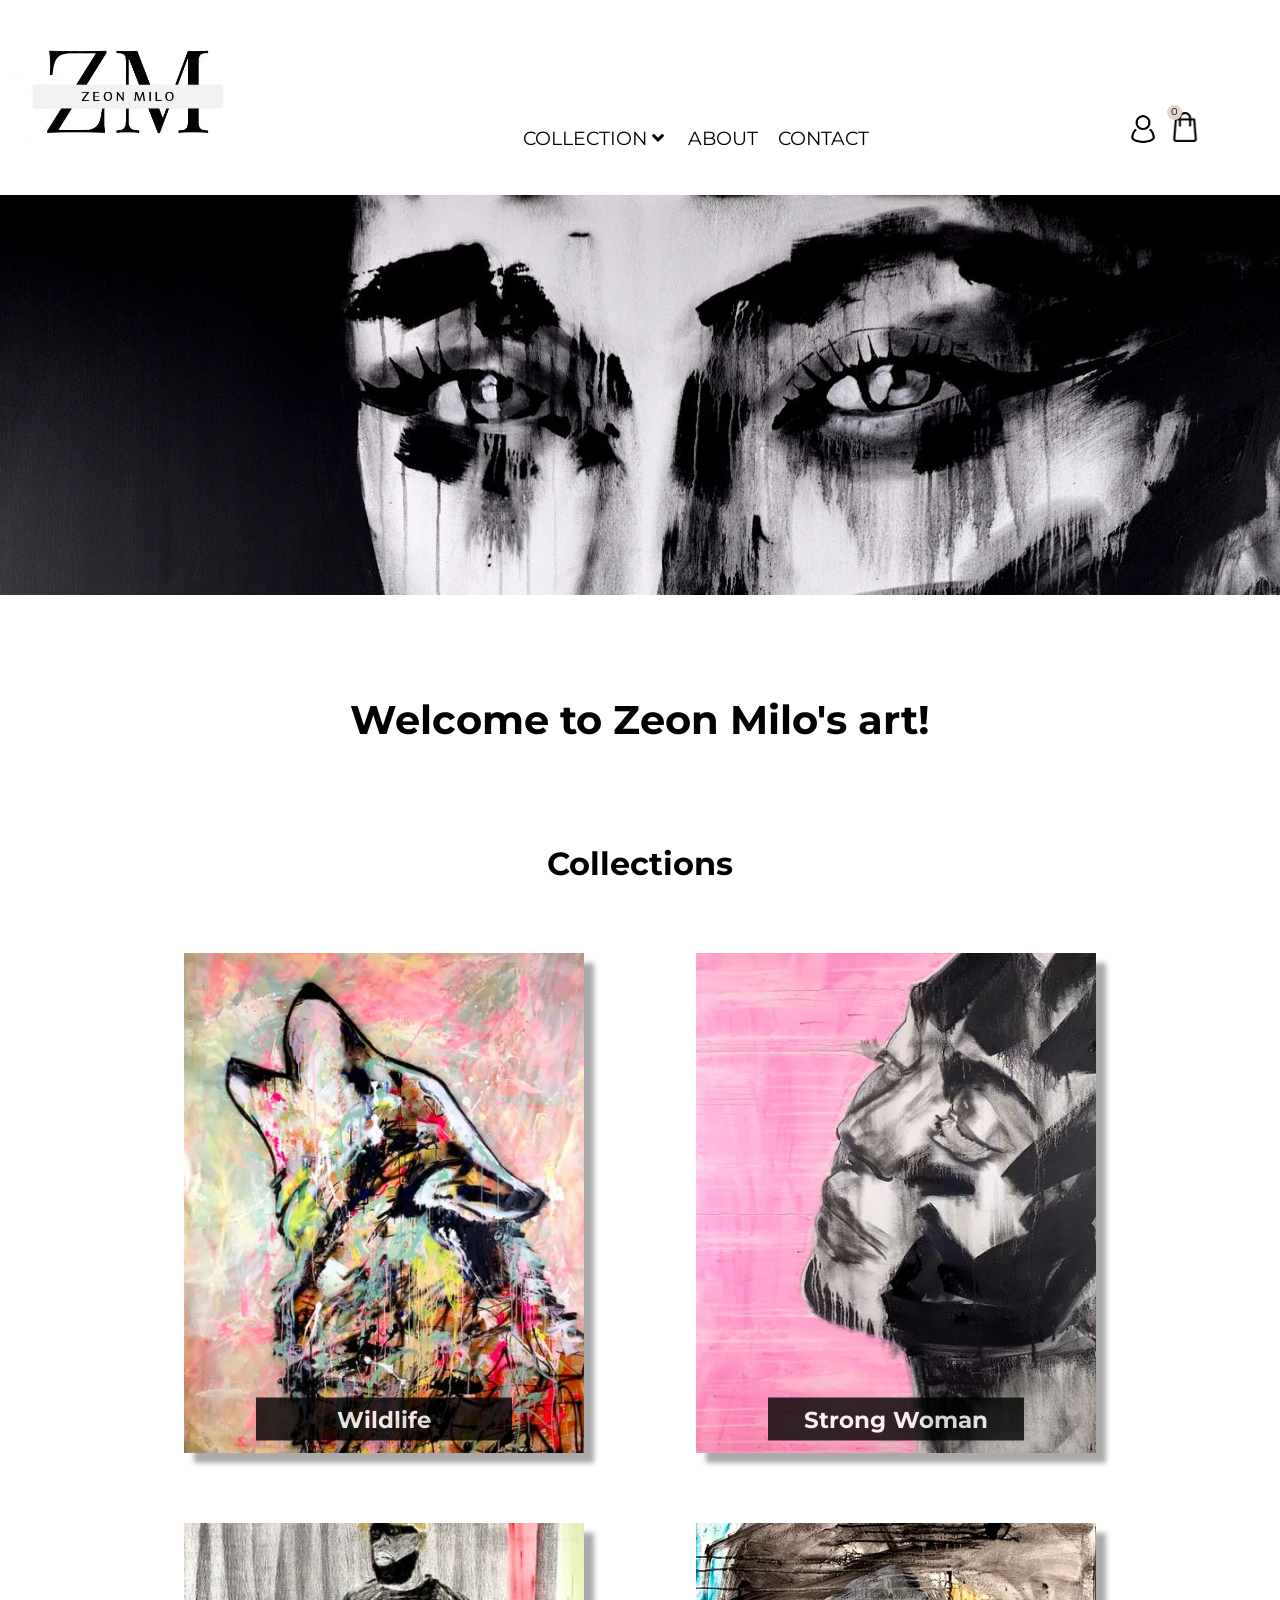
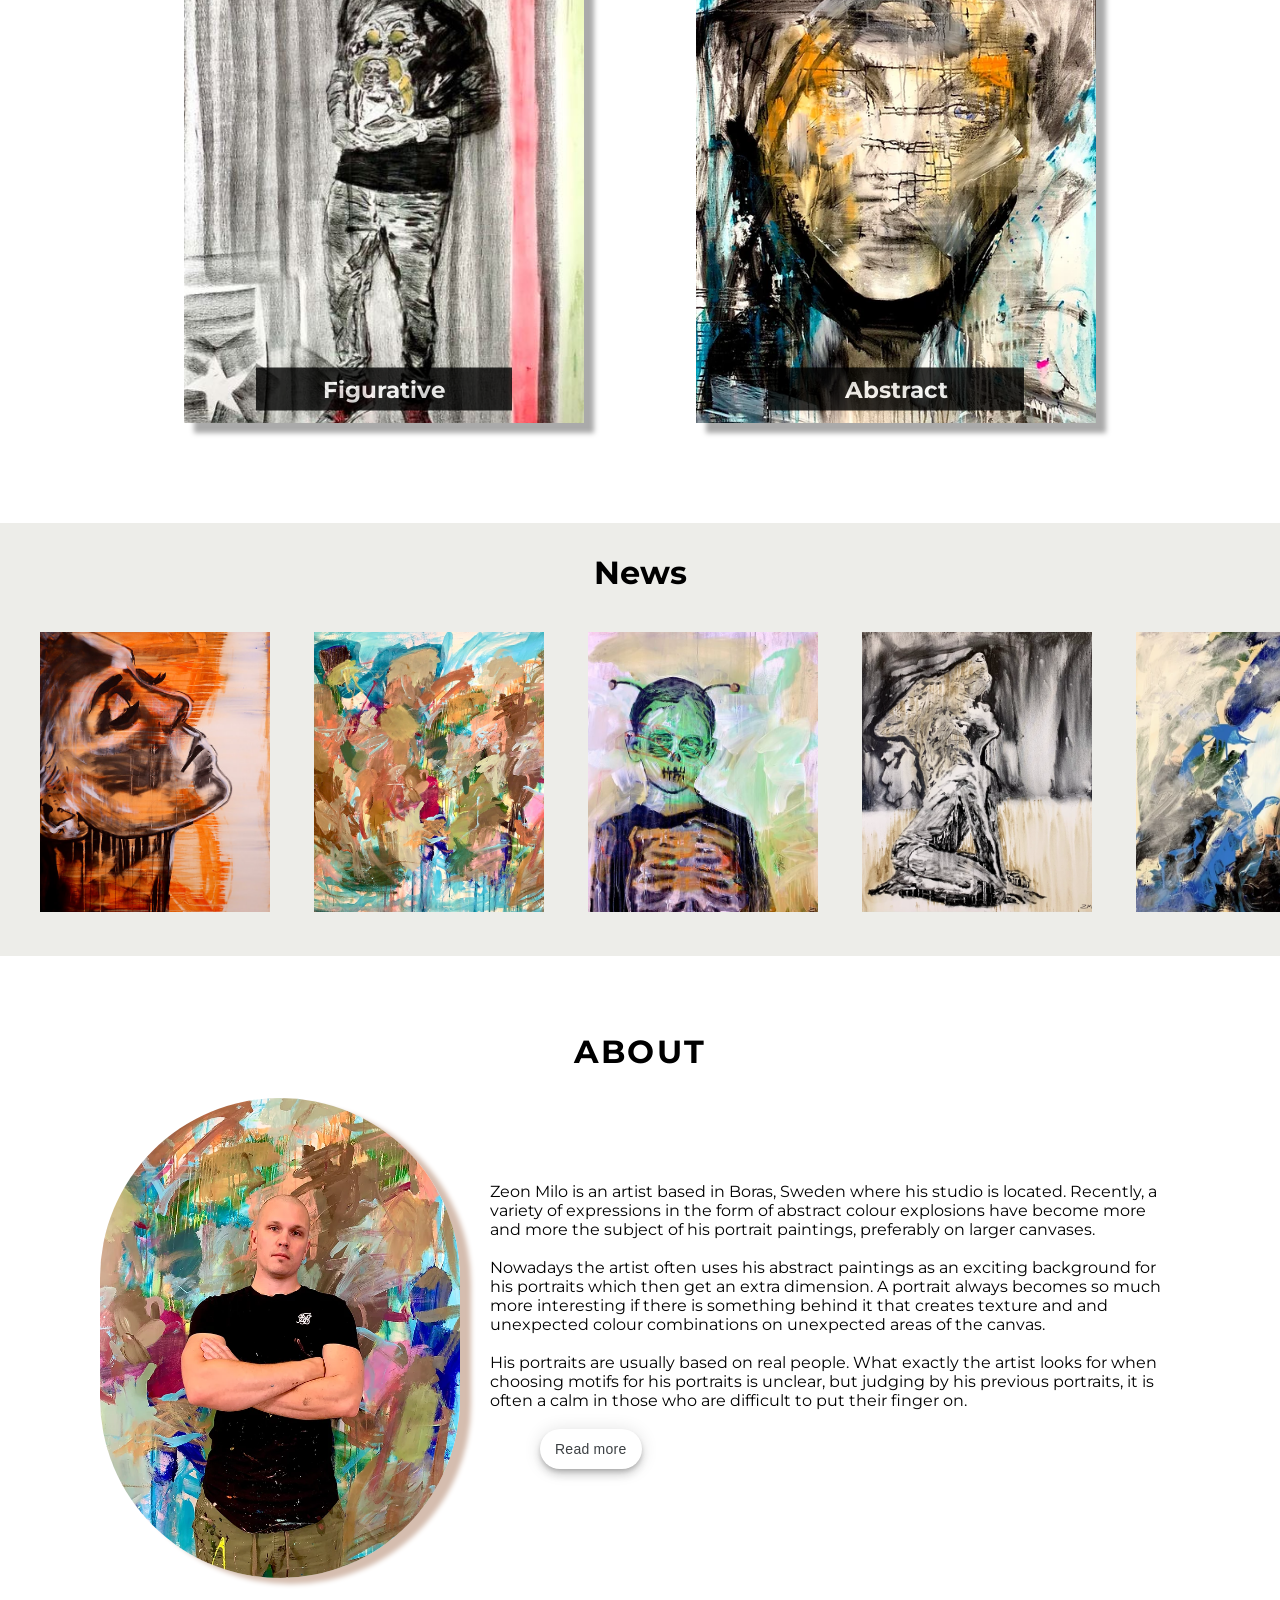
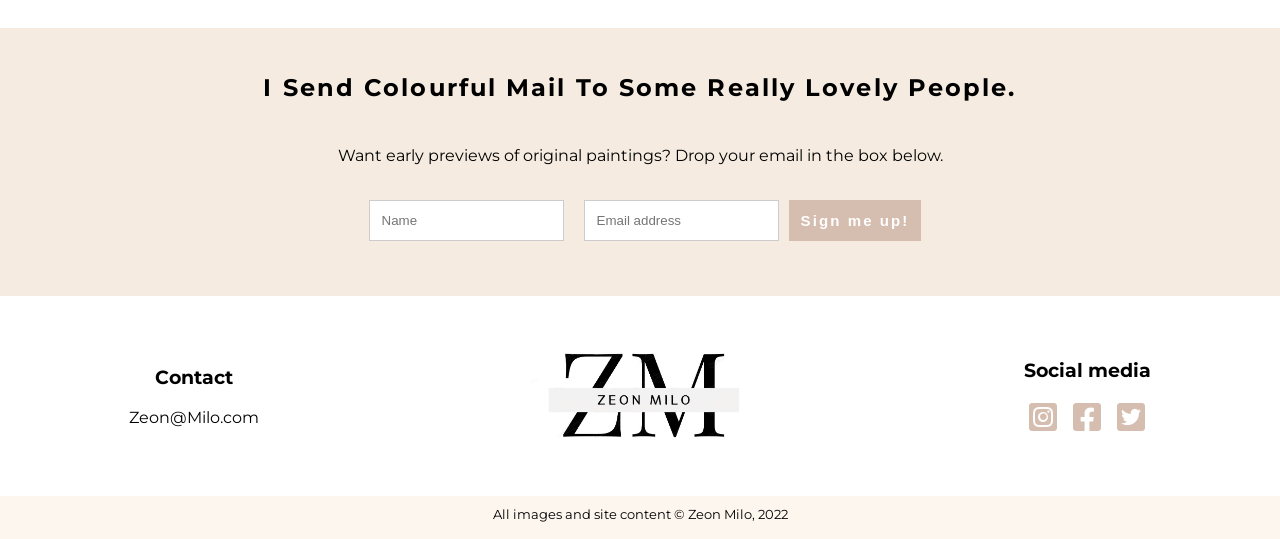
<file: index.html>
<!DOCTYPE html>
<html lang="en">
<head>
    <meta charset="UTF-8">
    <meta http-equiv="X-UA-Compatible" content="IE=edge">
    <meta name="viewport" content="width=device-width, initial-scale=1.0">
    
    <script type='module' src="./js/logic.js" defer></script>
    
    <link rel="stylesheet" href="./css/common.css">
    <link rel="stylesheet" href="./css/startPage.css">
   
    <!-- Fonts -->
    <link rel="stylesheet" href="https://use.fontawesome.com/releases/v5.15.4/css/all.css" integrity="sha384-DyZ88mC6Up2uqS4h/KRgHuoeGwBcD4Ng9SiP4dIRy0EXTlnuz47vAwmeGwVChigm" crossorigin="anonymous">
    <link href="https://fonts.googleapis.com/css2?family=Montserrat:wght@300&display=swap" rel="stylesheet">
    <link rel="stylesheet" href="https://cdnjs.cloudflare.com/ajax/libs/font-awesome/4.7.0/css/font-awesome.min.css">
    <link rel="preconnect" href="https://fonts.googleapis.com">
    <link rel="preconnect" href="https://fonts.gstatic.com" crossorigin>
    

    <title>Zeon Milo</title>
</head>
<body>

    <header>

    <div class="loggedInUser none"></div>
        <nav class="containerHeader">
            <div class="hamburgerMenu">
                <span class="bar"></span>
                <span class="bar"></span>
                <span class="bar"></span>
            </div>
            <div class="logo">
                <li class="logoHeader"><a href="./index.html"><img src="/assets/icons/logoCropped.png" alt="zmLogo"></a></li>
            </div>

            <ul class="contactDiv">
                <li class="nav-item" id="menu">COLLECTION
                <i class="fas fa-angle-down"></i>
                    <ul id="dropdown">
                        <li><a class="nav-item" href="allProductsPage.html" id="allProducts">All products</a></li>
                    </ul>
                </li>
                <li><a class="nav-item" href="#imgAbout">ABOUT</a></li>
                <li><a class="nav-item" href="#socialMedia">CONTACT</a></li>
            </ul>

            <div class="allIcons">
                <div class="qty"></div>
                    <div class="icons">
                        <li><a class="loginIcon" href="./login.html"><img src="/assets/icons/account.png" alt="account" id='accountIcon'></a></li>
                        <li><a href="./cartPage.html"><img src="/assets/icons/shop-bag.png" alt="cartIcon" id='cartIcon'></a></li>                    
                
                    <div class="adminIcons none">
                        <li><a class="adminSetting" href="./myProfile.html"><img src="/assets/icons/admin.png" title="Admin settings" alt="adminIcon" id='adminIcon'></a></li>
                        <li><a class="myOrders" href="./myProfile.html"><img src="/assets/icons/orders.png" title="Orders" alt="orderIcon" id='orderIcon'></a></li>
                        <li><a class="logOut" href="./login.html"><img src="/assets/icons/logout.png" title="Log out" alt="logOutIcon" id='logOutIcon'></a></li>
                    </div>
                </div>
            </div>
        </nav>  
    
    </header>


    <main> 
  

        <div class="headerPicture">
            <div class="photo1"></div>
        </div>


        <div class="welcomeHeader">
            <h1>Welcome to Zeon Milo's art!</h1>
        </div>


        <div class="collectionHeader">
            <h1>Collections</h1>
        </div>

            <div class="collectionContainer">

               <div class="imgContainer" id="collectionImage">
                    <img src="/assets/wildWhatWeDoInLife.JPG" alt="Wildlife" id="imgCollection">
                        <a class="centered" href="/collectionPage.html?id=1"><h3>Wildlife</h3></a>
                </div> 
                <div class="imgContainer" id="collectionImage">
                    <img src="/assets/womanStrongPorch.JPG" alt="Strong Woman" id="imgCollection">
                    <a class="centered" href="/collectionPage.html?id=2"><h3>Strong Woman</h3></a>
                </div> 
                <div class="imgContainer" id="collectionImage">
                    <img src="/assets/figIveSeenItAll.JPG" alt="Figurativ" id="imgCollection">
                    <a class="centered" href="/collectionPage.html?id=3"><h3>Figurative</h3></a>             
                </div>
                <div class="imgContainer" id="collectionImage">
                    <img src="/assets/abStopHiding.png" alt="Abstract" id="imgCollection">
                    <a class="centered" href="/collectionPage.html?id=4"><h3>Abstract</h3></a>
                </div>
     </div>
        
  
        <div class="headerNews">
        <h1>News</h1>
            <div class="imageDiv">
                <div class="imageSlider">
                    <div class="imageScroller">
                        <img src="/assets/womanStrong.jpg" alt="News-Image">
                    </div>
                    <div class="imageScroller">
                        <img src="/assets/abKnowledge.jpg" alt="News-Image">
                    </div>
                    <div class="imageScroller">
                        <img src="/assets/figTellMeMore.JPG" alt="News-Image">
                    </div>
                    <div class="imageScroller">
                        <img src="/assets/wildSpiritOfAWolf.png" alt="News-Image">
                    </div>
                    <div class="imageScroller">
                        <img src="/assets/abBreakingUpWithGod.png" alt="News-Image">
                    </div>
                </div>             
            </div>
        </div>


        <div class="aboutContainer">
            <div class="about" id="imgAbout">
                <h1>ABOUT</h1>
            </div>
        <div>

        </div>
            <div class="textContainer">
                <img class="imageAbout" src="./assets/icons/zeonMilo.png" alt="Zeon Milo">
                <div class="textContent">
                    <p class="textAbout">Zeon Milo is an artist based in Boras, Sweden where his studio is located.
                        Recently, a variety of expressions in the form of abstract colour explosions have become more
                        and more the subject of his portrait paintings, preferably on larger canvases.
                
                        <br>    
                        <br>
                
                        Nowadays the artist often uses his abstract paintings as an exciting background for his
                        portraits which then get an extra dimension. A portrait always becomes so much more
                        interesting if there is something behind it that creates texture and and unexpected colour
                        combinations on unexpected areas of the canvas.
                
                        <br> 
                        <br>   
                
                        His portraits are usually based on real people. What exactly the artist looks for when choosing  
                        motifs for his portraits is unclear, but judging by his previous portraits,
                        it is often a calm in those who are difficult to put their finger on.
                        <p class="textAbout" id="dots"></p><p class="textAbout" id="open">
                
                        <br>  
                        <br>  
                
                        The artist lives in a small town where 99% of the population is white,    
                        and initially there was no active choice to paint black women. However, he found
                        himself more inspired and interested in this imagery. <br> Perhaps the artist subconsciously
                        knows that white people are depicted to an excessive extent in comparison.
            
                        <br> 
                        <br>    
                
                        Abstract painting is close to the artist's heart. To be able to just scoop all possible colours
                        and see where the impulsivity leads, a larger canvas is a must.
                
                        <br> 
                        <br>    
                
                        Zeon Milo is a pseudonymous the artist created on Instagram, mostly with the ambition to show his art, which quickly began to sell. 
                        His paintings are now found all over the world in many different countries like Japan, USA and Australia. 
                        He was exclusively invited to exhibit his work at the popular art event Affordable Art Fair Stockholm, this as a "Hidden Talent", a fair otherwise only galleries can attend. 
                        </p>
                        <br>
                        <button id="readMoreMyBtn">Read more</button>
                    </p>
                </p>
                </div>
        </div>
    </main>

<footer>
    <div class="newsLetter">
        <form action="./index.html" method="POST">
            <div class="container">
              <h2 class="newsTitle">I Send Colourful Mail To Some Really Lovely People.</h2>
              <br>
              <p class="litleTitle">Want early previews of original paintings? Drop your email in the box below.</p>
            </div>       
            <div class="newsLetterContainer">
              <input id="firstNameNews" type="text" placeholder="Name" name="firstNameNews" required>
              <input id="emailNews" type="text" placeholder="Email address" name="emailNews" required>
              <input id= "submitClick" type="submit" value="Sign me up!">
            </div>
        </form>
    </div>
    <div class="footerDiv">
        <div class="contactInfo hidden" id='contact'> 
            <h3 class="some">Contact</h3><br>
            <a class="contactIcon" href="mailto:ZM@gmail.com">Zeon@Milo.com</a>
        </div>
        <div class="logoFooter">
            <a href="./index.html"><img src="/assets/icons/logoCropped.png" alt="logo"></a>
        </div>
        <div class="socialMedia" id="socialMedia"> 
            <h3 class="some hidden">Social media</h3><br>
            <a class="fab fa-instagram-square" target="_blank" href="https://www.instagram.com/"></a>
            <a class="fab fa-facebook-square" target="_blank" href="https://www.facebook.com/"></a>
            <a class="fab fa-twitter-square" target="_blank" href="https://twitter.com/?lang=sv"></a>
        </div> 
    </div>
        <div class="copy">
            <sup>All images and site content &copy; Zeon Milo, 2022</sup>
        </div>
</footer>


</body>
</html>
</file>
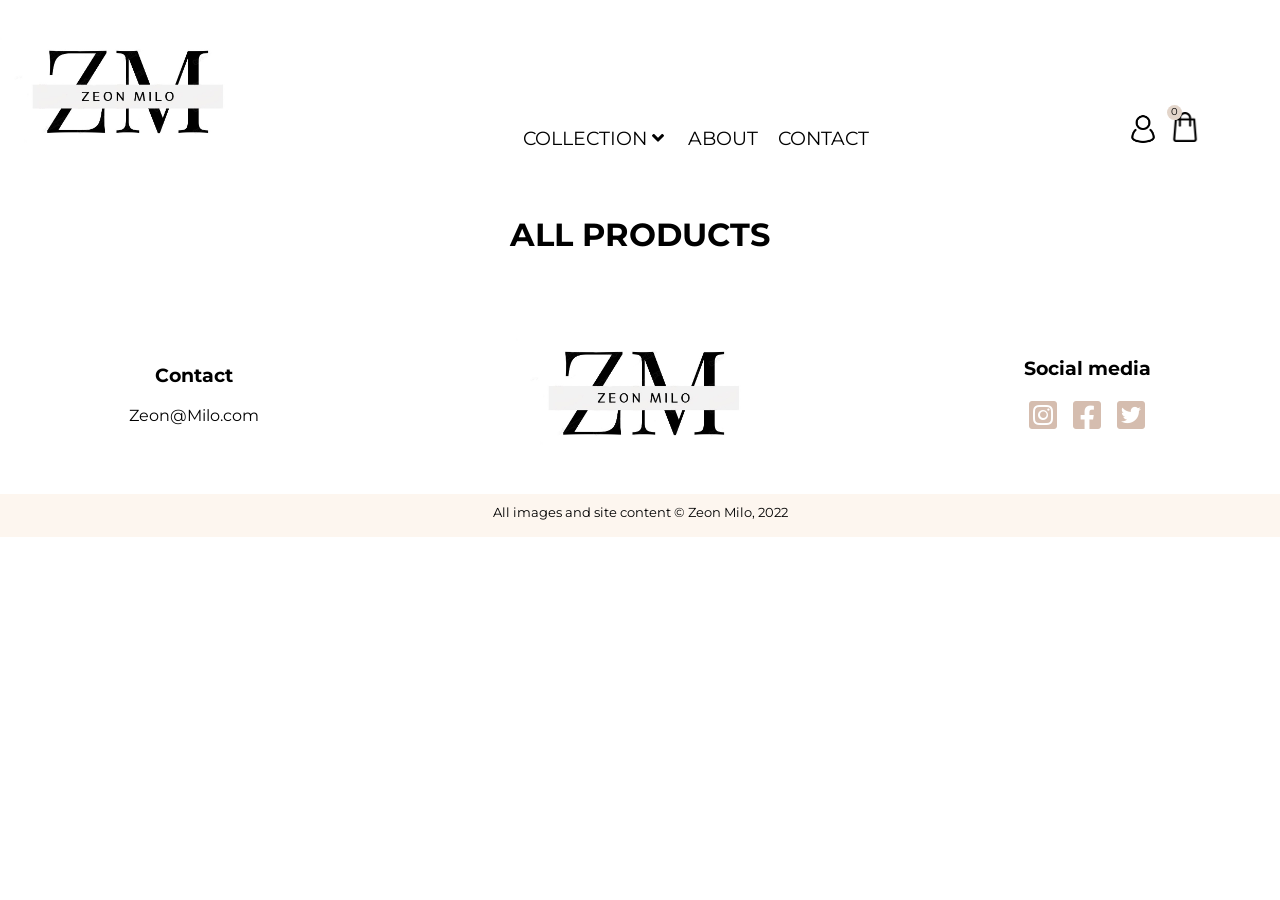
<file: allProductsPage.html>
<!DOCTYPE html>
<html lang="en">
<head>
    <meta charset="UTF-8">
    <meta http-equiv="X-UA-Compatible" content="IE=edge">
    <meta name="viewport" content="width=device-width, initial-scale=1.0">
    
    <script type='module' defer src="./js/allProductPage.js"></script>
    
    <link rel="stylesheet" href="./css/common.css">
    <link rel="stylesheet" href="./css/allProductsPage.css">

    <!-- Fonts -->
    <link rel="preconnect" href="https://fonts.googleapis.com">
    <link rel="preconnect" href="https://fonts.gstatic.com" crossorigin>
    <link href="https://fonts.googleapis.com/css2?family=Montserrat:wght@300&display=swap" rel="stylesheet">
    <link rel="stylesheet" href="https://cdnjs.cloudflare.com/ajax/libs/font-awesome/4.7.0/css/font-awesome.min.css">
    <link rel="stylesheet" href="https://use.fontawesome.com/releases/v5.15.4/css/all.css" integrity="sha384-DyZ88mC6Up2uqS4h/KRgHuoeGwBcD4Ng9SiP4dIRy0EXTlnuz47vAwmeGwVChigm" crossorigin="anonymous">

    <title>Zeon Milo</title>
</head>
<body>

    <header>
        <div class="loggedInUser none"></div>
            <nav class="containerHeader">
                <div class="hamburgerMenu">
                    <span class="bar"></span>
                    <span class="bar"></span>
                    <span class="bar"></span>
                </div>
                <div class="logo">
                    <li class="logoHeader"><a href="./index.html"><img src="/assets/icons/logoCropped.png" alt="zmLogo"></a></li>
                </div>
        
                <ul class="contactDiv">
                    <li class="nav-item" id="menu">COLLECTION
                    <i class="fas fa-angle-down"></i>
                        <ul id="dropdown">
                            <li><a class="nav-item" href="allProductsPage.html">All products</a></li>
                        </ul>
                    </li>
                    <li><a class="nav-item" href="./index.html">ABOUT</a></li>
                    <li><a class="nav-item" href="#socialMedia">CONTACT</a></li>
                </ul>
        
                <div class="allIcons">
                    <div class="qty"></div>
                        <div class="icons">
                            <li><a class="loginIcon" href="./login.html"><img src="/assets/icons/account.png" alt="account" id='accountIcon'></a></li>
                            <li><a href="./cartPage.html"><img src="/assets/icons/shop-bag.png" alt="cartIcon" id='cartIcon'></a></li>                    
                        
                        <div class="adminIcons none">
                            <li><a class="adminSetting" href="./myProfile.html"><img src="/assets/icons/admin.png" title="Admin settings" alt="adminIcon" id='adminIcon'></a></li>
                            <li><a class="myOrders" href="./myProfile.html"><img src="/assets/icons/orders.png" title="Orders" alt="orderIcon" id='orderIcon'></a></li>
                            <li><a class="logOut" href="./login.html"><img src="/assets/icons/logout.png" title="Log out" alt="logOutIcon" id='logOutIcon'></a></li>
                        </div>
                    </div>
                </div>
            </nav>  
    </header>
    
    <main> 


    </main>

    <footer>
        <div class="footerDiv">
            <div class="contactInfo hidden" id='contact'> 
                <h3 class="some">Contact</h3><br>
                <a class="contactIcon" href="mailto:ZM@gmail.com">Zeon@Milo.com</a>
            </div>
            <div class="logoFooter">
                <a href="./index.html"><img src="/assets/icons/logoCropped.png" alt="logo"></a>
            </div>
            <div class="socialMedia" id="socialMedia"> 
                <h3 class="some hidden">Social media</h3><br>
                <a class="fab fa-instagram-square" target="_blank" href="https://www.instagram.com/"></a>
                <a class="fab fa-facebook-square" target="_blank" href="https://www.facebook.com/"></a>
                <a class="fab fa-twitter-square" target="_blank" href="https://twitter.com/?lang=sv"></a>
            </div> 
        </div>
            <div class="copy">
                <sup>All images and site content &copy; Zeon Milo, 2022</sup>
            </div>
    </footer>


</body>
</html>
</file>
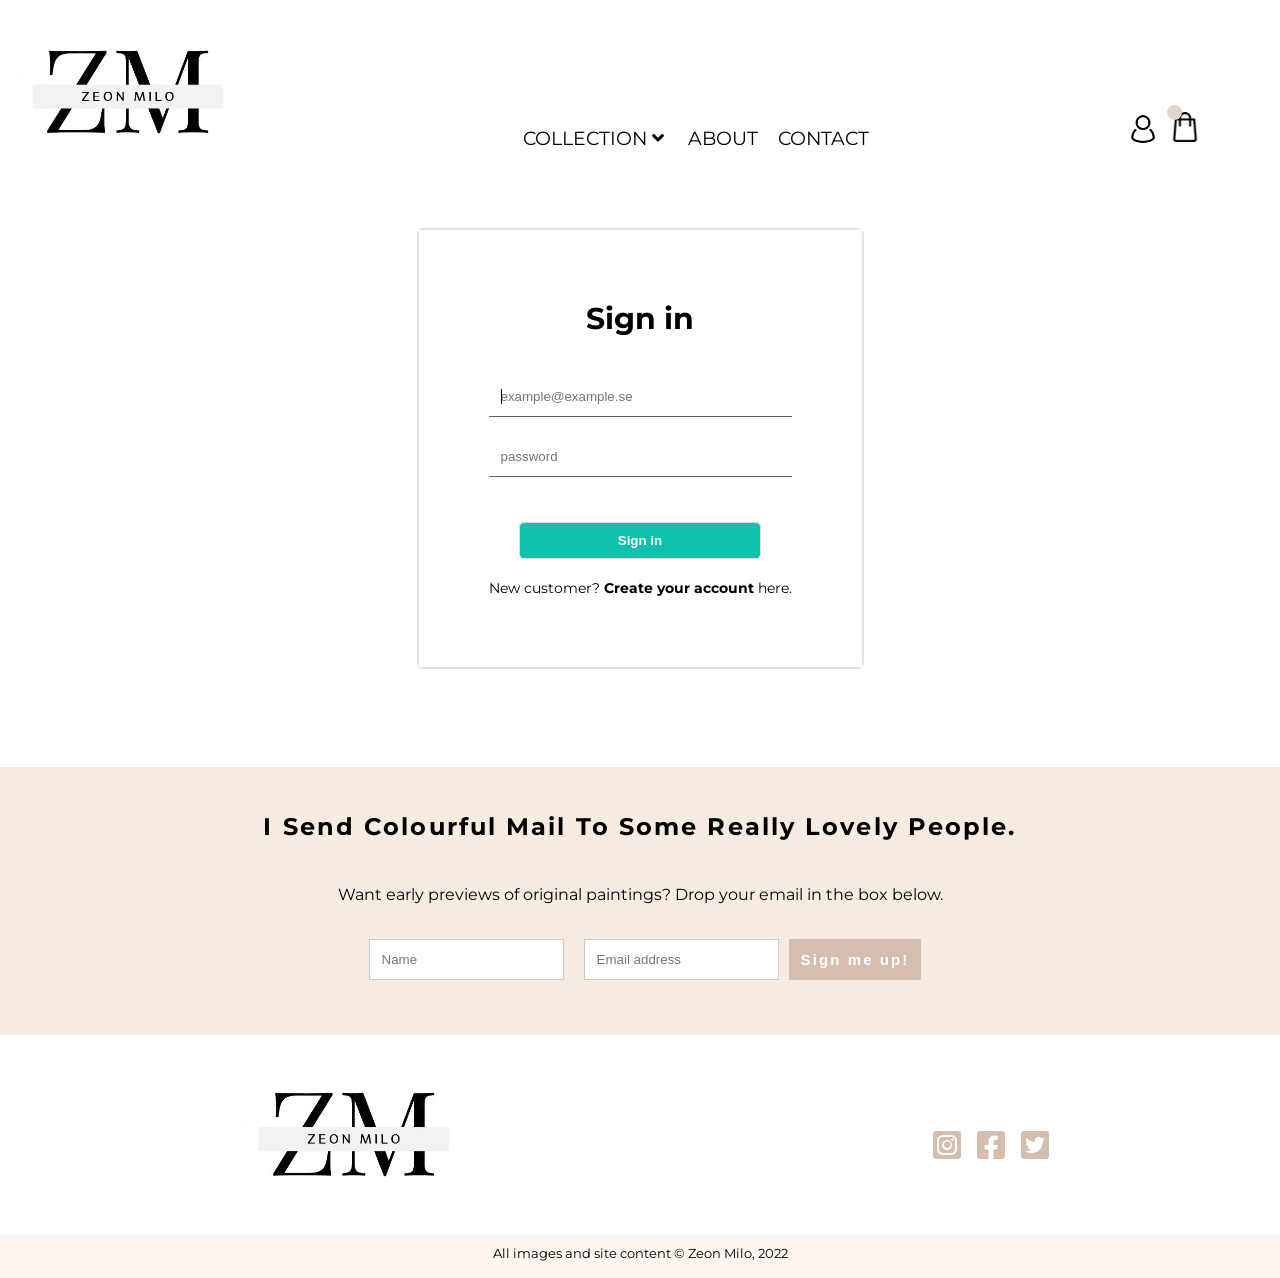
<file: cartPage.html>
<!DOCTYPE html>
<html lang="en">
<head>
    <meta charset="UTF-8">
    <meta http-equiv="X-UA-Compatible" content="IE=edge">
    <meta name="viewport" content="width=device-width, initial-scale=1.0">

    <script type="module" src="./js/cart.js" defer></script>
    <link rel="stylesheet" href="./css/common.css">
    <link rel="stylesheet" href="./css/cartPage.css">
    
    <!-- Fonts -->
    <script src="https://morgan3d.github.io/include.js/include.min.js"></script>
    <link rel="stylesheet" href="https://cdnjs.cloudflare.com/ajax/libs/font-awesome/4.7.0/css/font-awesome.min.css">
    <link rel="preconnect" href="https://fonts.googleapis.com">
    <link rel="preconnect" href="https://fonts.gstatic.com" crossorigin>
    <link href="https://fonts.googleapis.com/css2?family=Montserrat:wght@300&display=swap" rel="stylesheet">
    <link rel="stylesheet" href="https://use.fontawesome.com/releases/v5.15.4/css/all.css" integrity="sha384-DyZ88mC6Up2uqS4h/KRgHuoeGwBcD4Ng9SiP4dIRy0EXTlnuz47vAwmeGwVChigm" crossorigin="anonymous">

    <title>Document</title>
</head>
<body>

    <header>
        <div class="loggedInUser none"></div>
            <nav class="containerHeader">
                <div class="hamburgerMenu">
                    <span class="bar"></span>
                    <span class="bar"></span>
                    <span class="bar"></span>
                </div>
                <div class="logo">
                    <li class="logoHeader"><a href="./index.html"><img src="/assets/icons/logoCropped.png" alt="zmLogo"></a></li>
                </div>
        
                <ul class="contactDiv">
                    <li class="nav-item" id="menu">COLLECTION
                    <i class="fas fa-angle-down"></i>
                        <ul id="dropdown">
                            <li><a class="nav-item" href="allProductsPage.html">All products</a></li>
                        </ul>
                    </li>
                    <li><a class="nav-item" href="./index.html">ABOUT</a></li>
                    <li><a class="nav-item" href="#socialMedia">CONTACT</a></li>
                </ul>
        
                <div class="allIcons">
                    <div class="qty"></div>
                        <div class="icons">
                            <li><a class="loginIcon" href="./login.html"><img src="/assets/icons/account.png" alt="account" id='accountIcon'></a></li>
                            <li><a href="./cartPage.html"><img src="/assets/icons/shop-bag.png" alt="cartIcon" id='cartIcon'></a></li>                    
                        
                        <div class="adminIcons none">
                            <li><a class="adminSetting" href="./myProfile.html"><img src="/assets/icons/admin.png" title="Admin settings" alt="adminIcon" id='adminIcon'></a></li>
                            <li><a class="myOrders" href="./myProfile.html"><img src="/assets/icons/orders.png" title="Orders" alt="orderIcon" id='orderIcon'></a></li>
                            <li><a class="logOut" href="./login.html"><img src="/assets/icons/logout.png" title="Log out" alt="logOutIcon" id='logOutIcon'></a></li>
                        </div>
                    </div>
                </div>
            </nav>  
    </header>

    <main>
     

    </main>
    <footer>
        <div class="footerDiv">
            <div class="contactInfo hidden" id='contact'> 
                <h3 class="some">Contact</h3><br>
                <a class="contactIcon" href="mailto:ZM@gmail.com">Zeon@Milo.com</a>
            </div>
            <div class="logoFooter">
                <a href="./index.html"><img src="/assets/icons/logoCropped.png" alt="logo"></a>
            </div>
            <div class="socialMedia" id="socialMedia"> 
                <h3 class="some hidden">Social media</h3><br>
                <a class="fab fa-instagram-square" target="_blank" href="https://www.instagram.com/"></a>
                <a class="fab fa-facebook-square" target="_blank" href="https://www.facebook.com/"></a>
                <a class="fab fa-twitter-square" target="_blank" href="https://twitter.com/?lang=sv"></a>
            </div> 
        </div>
            <div class="copy">
                <sup>All images and site content &copy; Zeon Milo, 2022</sup>
            </div>
    </footer>

</body>
</html>
</file>
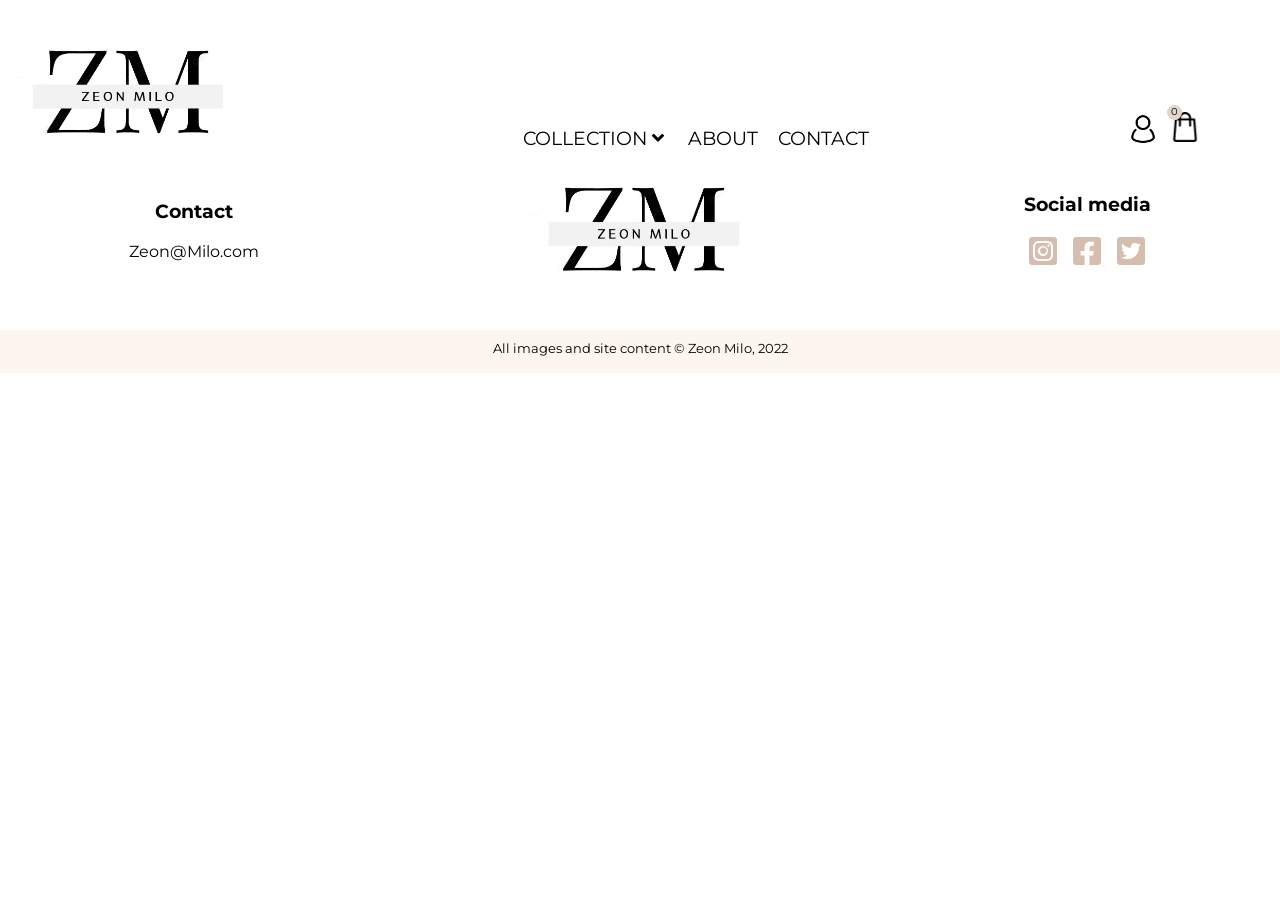
<file: collectionPage.html>
<!DOCTYPE html>
<html lang="en">
<head>
    <meta charset="UTF-8">
    <meta http-equiv="X-UA-Compatible" content="IE=edge">
    <meta name="viewport" content="width=device-width, initial-scale=1.0">

    <script defer type='module' src="./js/collectionPage.js"></script>
    <script type='module' src="./js/logic.js" defer></script>
    
    <link rel="stylesheet" href="./css/common.css">
    <link rel="stylesheet" href="./css/collectionPage.css">

    <!-- Fonts -->
    <link rel="preconnect" href="https://fonts.googleapis.com">
    <link rel="preconnect" href="https://fonts.gstatic.com" crossorigin>
    <link href="https://fonts.googleapis.com/css2?family=Montserrat:wght@300&display=swap" rel="stylesheet">
    <link rel="stylesheet" href="https://cdnjs.cloudflare.com/ajax/libs/font-awesome/4.7.0/css/font-awesome.min.css">
    <link rel="stylesheet" href="https://use.fontawesome.com/releases/v5.15.4/css/all.css" integrity="sha384-DyZ88mC6Up2uqS4h/KRgHuoeGwBcD4Ng9SiP4dIRy0EXTlnuz47vAwmeGwVChigm" crossorigin="anonymous">

    <title>Zeon Milo</title>
</head>
<body>

    <header>
        <div class="loggedInUser none"></div>
            <nav class="containerHeader">
                <div class="hamburgerMenu">
                    <span class="bar"></span>
                    <span class="bar"></span>
                    <span class="bar"></span>
                </div>
                <div class="logo">
                    <li class="logoHeader"><a href="./index.html"><img src="/assets/icons/logoCropped.png" alt="zmLogo"></a></li>
                </div>
        
                <ul class="contactDiv">
                    <li class="nav-item" id="menu">COLLECTION
                    <i class="fas fa-angle-down"></i>
                        <ul id="dropdown">
                            <li><a class="nav-item" href="allProductsPage.html">All products</a></li>
                        </ul>
                    </li>
                    <li><a class="nav-item" href="./index.html">ABOUT</a></li>
                    <li><a class="nav-item" href="#socialMedia">CONTACT</a></li>
                </ul>
        
                <div class="allIcons">
                    <div class="qty"></div>
                        <div class="icons">
                            <li><a class="loginIcon" href="./login.html"><img src="/assets/icons/account.png" alt="account" id='accountIcon'></a></li>
                            <li><a href="./cartPage.html"><img src="/assets/icons/shop-bag.png" alt="cartIcon" id='cartIcon'></a></li>                    
                        
                        <div class="adminIcons none">
                            <li><a class="adminSetting" href="./myProfile.html"><img src="/assets/icons/admin.png" title="Admin settings" alt="adminIcon" id='adminIcon'></a></li>
                            <li><a class="myOrders" href="./myProfile.html"><img src="/assets/icons/orders.png" title="Orders" alt="orderIcon" id='orderIcon'></a></li>
                            <li><a class="logOut" href="./login.html"><img src="/assets/icons/logout.png" title="Log out" alt="logOutIcon" id='logOutIcon'></a></li>
                        </div>
                    </div>
                </div>
            </nav>  
    </header>
    
    <main> 
        
    </main>

    <footer>
        <div class="footerDiv">
            <div class="contactInfo hidden" id='contact'> 
                <h3 class="some">Contact</h3><br>
                <a class="contactIcon" href="mailto:ZM@gmail.com">Zeon@Milo.com</a>
            </div>
            <div class="logoFooter">
                <a href="./index.html"><img src="/assets/icons/logoCropped.png" alt="logo"></a>
            </div>
            <div class="socialMedia" id="socialMedia"> 
                <h3 class="some hidden">Social media</h3><br>
                <a class="fab fa-instagram-square" target="_blank" href="https://www.instagram.com/"></a>
                <a class="fab fa-facebook-square" target="_blank" href="https://www.facebook.com/"></a>
                <a class="fab fa-twitter-square" target="_blank" href="https://twitter.com/?lang=sv"></a>
            </div> 
        </div>
            <div class="copy">
                <sup>All images and site content &copy; Zeon Milo, 2022</sup>
            </div>
    </footer>


</body>
</html>
</file>
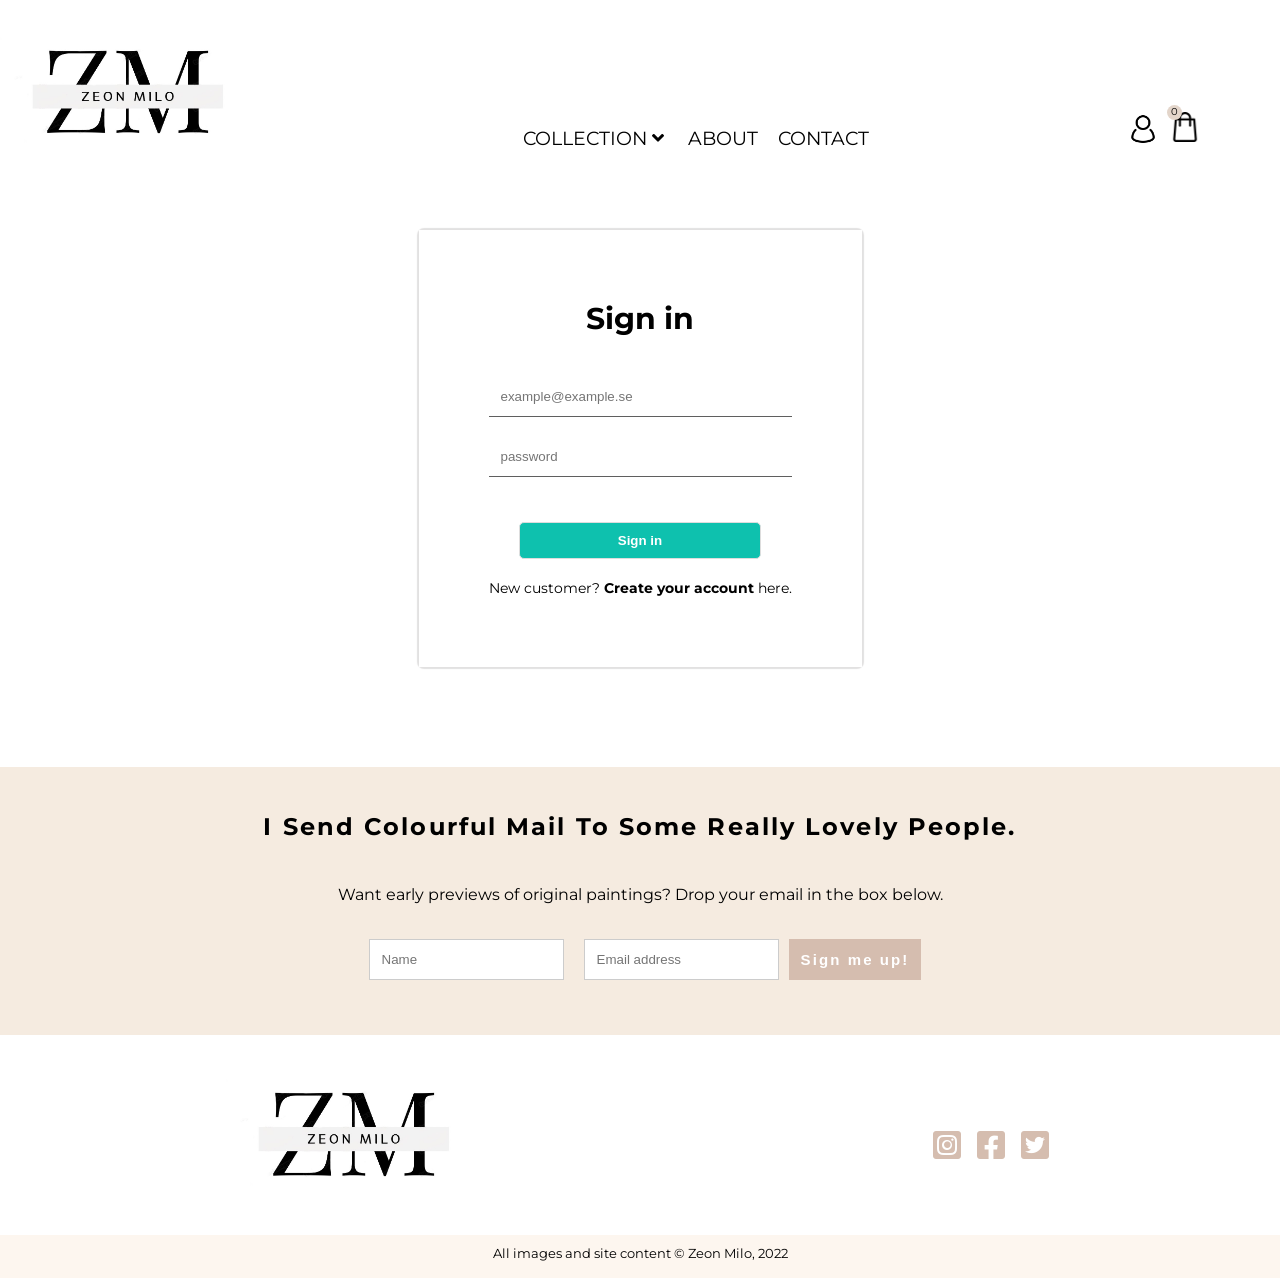
<file: login.html>
<!DOCTYPE html>
<html lang="en">

<head>
    <meta charset="UTF-8">
    <meta http-equiv="X-UA-Compatible" content="IE=edge">
    <meta name="viewport" content="width=device-width, initial-scale=1.0">
  
    <script type="module" src="./js/logIn.js" defer></script>

    <link rel="stylesheet" href="./css/common.css">
    <link rel="stylesheet" href="./css/startPage.css">
    <link rel="stylesheet" href="./css/logIn.css">
    
    
    <!-- Fonts -->
    <script src="https://morgan3d.github.io/include.js/include.min.js"></script>
    <link rel="preconnect" href="https://fonts.googleapis.com">
    <link rel="preconnect" href="https://fonts.gstatic.com" crossorigin>
    <link href="https://fonts.googleapis.com/css2?family=Montserrat:wght@300&display=swap" rel="stylesheet">
    <link rel="stylesheet" href="https://use.fontawesome.com/releases/v5.15.4/css/all.css" integrity="sha384-DyZ88mC6Up2uqS4h/KRgHuoeGwBcD4Ng9SiP4dIRy0EXTlnuz47vAwmeGwVChigm" crossorigin="anonymous">
    
    <title>LoginPage</title>
</head>

<body>
    <header>
        <div class="loggedInUser none"></div>
            <nav class="containerHeader">
                <div class="hamburgerMenu">
                    <span class="bar"></span>
                    <span class="bar"></span>
                    <span class="bar"></span>
                </div>
                <div class="logo">
                    <li class="logoHeader"><a href="./index.html"><img src="/assets/icons/logoCropped.png" alt="zmLogo"></a></li>
                </div>
        
                <ul class="contactDiv">
                    <li class="nav-item" id="menu">COLLECTION
                    <i class="fas fa-angle-down"></i>
                        <ul id="dropdown">
                            <li><a class="nav-item" href="allProductsPage.html">ALL PRODUCTS</a></li>
                        </ul>
                    </li>
                    <li><a class="nav-item" href="./index.html">ABOUT</a></li>
                    <li><a class="nav-item" href="#socialMedia">CONTACT</a></li>
                </ul>
        
                <div class="allIcons">
                    <div class="qty"></div>
                        <div class="icons">
                            <li><a class="loginIcon" href="./login.html"><img src="/assets/icons/account.png" alt="account" id='accountIcon'></a></li>
                            <li><a href="./cartPage.html"><img src="/assets/icons/shop-bag.png" alt="cartIcon" id='cartIcon'></a></li>                    
                        
                        <div class="adminIcons none">
                            <li><a class="adminSetting" href="./myProfile.html"><img src="/assets/icons/admin.png" title="Admin settings" alt="adminIcon" id='adminIcon'></a></li>
                            <li><a class="myOrders" href="./myProfile.html"><img src="/assets/icons/orders.png" title="Orders" alt="orderIcon" id='orderIcon'></a></li>
                            <li><a class="logOut" href="./login.html"><img src="/assets/icons/logout.png" title="Log out" alt="logOutIcon" id='logOutIcon'></a></li>
                        </div>
                    </div>
                </div>
            </nav>  
    </header>

    <main>
        <div class="accountContainer">
            <form class="formDiv" id="login"> 
                <h1 class="h1">Sign in</h1>
                <div class="inputGroup">
                    <input id="inputUserName" type="email" placeholder="example@example.se" name="Användarnamn" autofocus required>
                </div>
                <div class="inputGroup">
                    <input id="inputPassword" type="password" placeholder="password" name="Lösenord" required>
                </div>

                <button class="button" type="submit">Sign in</button>
                <p class="formText">
                    <a class="noAccountLink" id="linkCreateAccount" href="#" >New customer? <strong>Create your account</strong> here.</a>
                </p>
            </form>
            
            <form name="registrationForm" class="formDiv hidden" id="createAccount">
                <h1 class="h1">Create account</h1>
                <div class="containerForms">
                    <div class="registerBlock">
                        <h2>Address</h2>
                        <div class="inputGroup">
                            <input id="firstname" type="text" placeholder="firstname" name="firstName" autofocus required>
                        </div>
                        <div class="inputGroup">
                            <input id="lastname" type="text" placeholder="lastname" name="lastName" required>
                        </div>
                        <div class="inputGroup">
                            <input id="street" type="text" placeholder="street" name="street" required>
                        </div>
                        <div class="inputGroup">
                            <input id="co" type="text" placeholder="CO (Not requried)" name="CO" >
                        </div>
                        <div class="inputGroup">
                            <input id="zipcode" type="number" placeholder="zipcode" name="zipcode" required>
                        </div>
                        <div class="inputGroup">
                            <input id="city" type="text" placeholder="city" name="city" required>
                        </div>
                        <div class="inputGroup">
                            <input id="country" type="text" placeholder="country" name="country" required>
                        </div>
                    </div>

                    <div class="connectRegisterBlocks">

                        <div class="registerBlockContact">
                            <h2>Contact</h2>
                            <div class="inputGroup">
                                <input id="user" type="email" placeholder="example@example.se" name="email" required>
                            </div>
                            <div class="inputGroup">
                                <input id="countrycode" type="number" placeholder="country code e.g '46' " name="countrycode" required>
                            </div>
                            <div class="inputGroup">
                                <input id="mobilenumber" type="number" placeholder="mobile phone" name="mobileNumber" required>
                            </div>
                            <div class="inputGroup">
                                <input id="standardphone" type="number" placeholder="standard phone (Not required)" name="standardphone" >
                            </div>
                        </div>
                        
                        <div class="registerBlockPassword">
                            <h2>Password</h2>
                            <div class="inputGroup">
                                <input id="pw" type="password" placeholder="password" name="password" required>
                            </div>
                            <div class="inputGroup">
                                <input id="confirmpw" type="password" placeholder="confirm password" name="password" required>
                            </div>
                        </div>
                    </div>
                </div>


                <button class="buttonCA" type="submit">Create account</button>
                <p class="formText">
                    <a class="noAccountLink" id="linkLogIn" href="#" >Already have an account? <strong>Sign in</strong> here</a>
                </p><br><br>
                <p class="formText">
                    By continuing, you agree to Zeon Milo's <a href="#"><strong>Conditions of Use</strong></a> and <a href="#"><strong> Terms of Purchase</strong></a>
                </p>
            
            </form>
        </div>  
    </main>
    
    <footer>
        <div class="newsLetter">
            <form action="./index.html" method="POST">
                <div class="container">
                  <h2 class="newsTitle">I Send Colourful Mail To Some Really Lovely People.</h2>
                  <br>
                  <p class="litleTitle">Want early previews of original paintings? Drop your email in the box below.</p>
                </div>       
                <div class="newsLetterContainer">
                  <input id="firstNameNews" type="text" placeholder="Name" name="firstNameNews" required>
                  <input id="emailNews" type="text" placeholder="Email address" name="emailNews" required>
                  <input id= "submitClick" type="submit" value="Sign me up!">
                </div>
            </form>
        </div>
        <div class="footerDiv">
            <div class="contactInfo hidden" id='contact'> 
                <h3 class="some">Contact</h3><br>
                <a class="contactIcon" href="mailto:ZM@gmail.com">Zeon@Milo.com</a>
            </div>
            <div class="logoFooter">
                <a href="./index.html"><img src="/assets/icons/logoCropped.png" alt="logo"></a>
            </div>
            <div class="socialMedia" id="socialMedia"> 
                <h3 class="some hidden">Social media</h3><br>
                <a class="fab fa-instagram-square" target="_blank" href="https://www.instagram.com/"></a>
                <a class="fab fa-facebook-square" target="_blank" href="https://www.facebook.com/"></a>
                <a class="fab fa-twitter-square" target="_blank" href="https://twitter.com/?lang=sv"></a>
            </div> 
        </div>
            <div class="copy">
                <sup>All images and site content &copy; Zeon Milo, 2022</sup>
            </div>
    </footer>
    
    

</body>
</html>
</file>
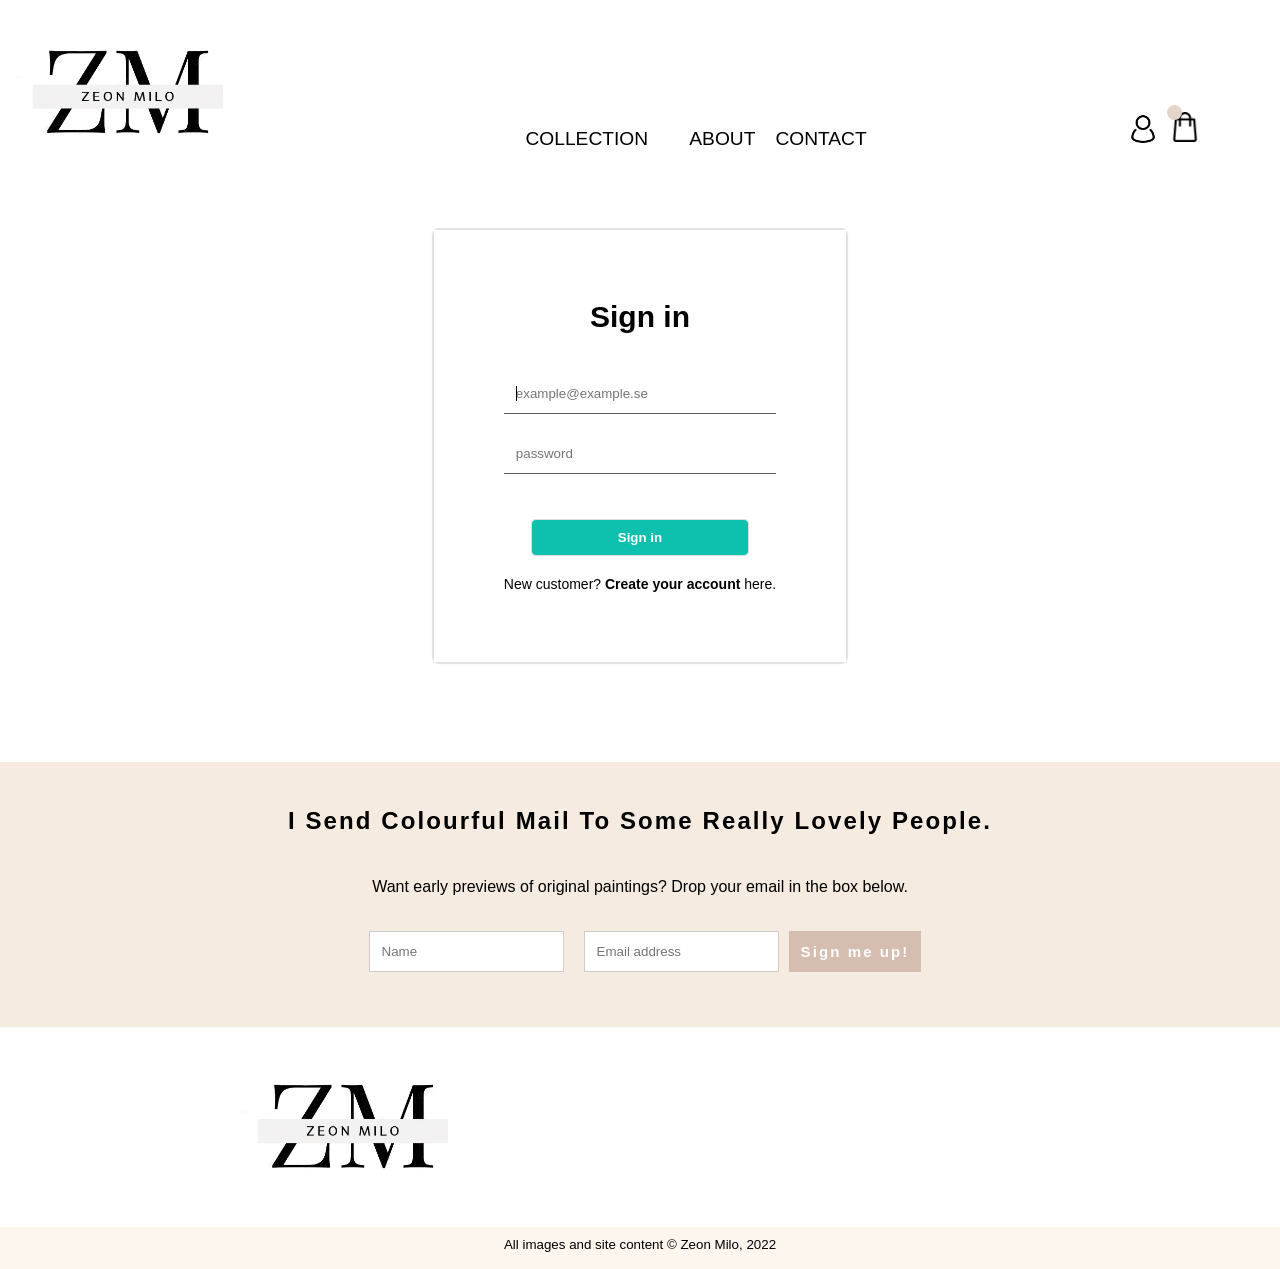
<file: myProfile.html>
<!DOCTYPE html>
<html lang="en">
<head>
    <meta charset="UTF-8">
    <meta http-equiv="X-UA-Compatible" content="IE=edge">
    <meta name="viewport" content="width=device-width, initial-scale=1.0">
    <script type="module" src="./js/myProfilePage.js" defer></script>

    <link rel="stylesheet" href="./css/common.css">
    <link rel="stylesheet" href="./css/myProfile.css">

    <!-- Fonts -->
    <script src="https://morgan3d.github.io/include.js/include.min.js"></script>
    <link rel="stylesheet" href="https://cdnjs.cloudflare.com/ajax/libs/font-awesome/4.7.0/css/font-awesome.min.css">
    <link rel="preconnect" href="https://fonts.googleapis.com">
    <link rel="preconnect" href="https://fonts.gstatic.com" crossorigin>
    <link href="https://fonts.googleapis.com/css2?family=Montserrat:wght@300&display=swap" rel="stylesheet">
    <link rel="stylesheet" href="https://use.fontawesome.com/releases/v5.15.4/css/all.css" integrity="sha384-DyZ88mC6Up2uqS4h/KRgHuoeGwBcD4Ng9SiP4dIRy0EXTlnuz47vAwmeGwVChigm" crossorigin="anonymous">
    
    <title>Document</title>
</head>
<body>

<header>
    <div class="loggedInUser none"></div>
        <nav class="containerHeader">
            <div class="hamburgerMenu">
                <span class="bar"></span>
                <span class="bar"></span>
                <span class="bar"></span>
            </div>
            <div class="logo">
                <li class="logoHeader"><a href="./index.html"><img src="/assets/icons/logoCropped.png" alt="zmLogo"></a></li>
            </div>
    
            <ul class="contactDiv">
                <li class="nav-item" id="menu">COLLECTION
                <i class="fas fa-angle-down"></i>
                    <ul id="dropdown">
                        <li><a class="nav-item" href="allProductsPage.html">All products</a></li>
                    </ul>
                </li>
                <li><a class="nav-item" href="./index.html">ABOUT</a></li>
                <li><a class="nav-item" href="#socialMedia">CONTACT</a></li>
            </ul>
    
            <div class="allIcons">
                <div class="qty"></div>
                    <div class="icons">
                        <li><a class="loginIcon" href="./login.html"><img src="/assets/icons/account.png" alt="account" id='accountIcon'></a></li>
                        <li><a href="./cartPage.html"><img src="/assets/icons/shop-bag.png" alt="cartIcon" id='cartIcon'></a></li>                    
                    
                    <div class="adminIcons none">
                        <li><a class="adminSetting" href="./myProfile.html"><img src="/assets/icons/admin.png" title="Admin settings" alt="adminIcon" id='adminIcon'></a></li>
                        <li><a class="myOrders" href="./myProfile.html"><img src="/assets/icons/orders.png" title="Orders" alt="orderIcon" id='orderIcon'></a></li>
                        <li><a class="logOut" href="./login.html"><img src="/assets/icons/logout.png" title="Log out" alt="logOutIcon" id='logOutIcon'></a></li>
                    </div>
                </div>
            </div>
        </nav>  
</header>
 
    <main>


        <div class="customerLayout">
            <h1>My Orders</h1>
            <div class="customerOrders">
                <div class="overviewCustomerOrders">
                    <h2>Overview</h2>
                </div>
                <div class="orderDetailsCustomer none">
                    <h2>
                        OrderDetails
                    </h2>
                <div class="bigBoxCustomer">

                </div>
                </div>
            </div>
        </div>

        <div class="adminLayout">
            
            <h1>All Orders</h1>
            <div class="orders">
                <div class="overviewOrders">
                    <h2>Overview</h2>
                    <div class="filter"></div>
                </div>
                <div class="orderDetail none">
                    
                <div class="bigBox">

                </div>
                </div>
            </div>

            


            <h1>Product</h1>
            <div class="product">

                <div class="updateQty">
                    <h2>Update quantity</h2>
                    <label>Which product do you want to update?</label>
                    <div class="getProduct">
                        <input class="productId" type="number" placeholder="Product Id">
                        <button class="getProductButton">Select product</button>
                    </div>
                    <label class="toggle">Set quantity <strong>+</strong></label>
                    <div class="updateProduct">
                        <input class="updateUnits" type="number" placeholder="New value">
                        <button class="updateProductButton">Set quantity on selected product</button>
                    </div><br>
                    <label class="toggle2">Add quantity <strong>+</strong></label>
                    <div class="addQtyProduct">
                        <input class="addUnits" type="number" placeholder="Value">
                        <button class="addQtyProductButton">Add quantity to selected product</button>
                    </div><br>
                    <label class="toggle3">Delete quantity <strong>+</strong></label><br>
                    <div class="deleteQtyProduct">
                        <input class="deleteUnits" type="number" placeholder="Value">
                        <button class="deleteQtyProductButton">Delete quantity from selected product</button>
                    </div>
                </div>
                
                <div class="modifyCategory">
                    <h2>Modify category</h2>
                    <label>Which product do you want to modify?</label>
                    <div class="getProductCategory">
                        <input class="getId" type="number" placeholder="Product Id">
                        <button class="getProductWithCategoryButton">Select product</button>
                    </div>
                    
                    
                    <label class="toggle4">Replace category <strong>+</strong></label><br><br>
                    <div class="replaceCategory">
                        <label>Select category you want to replace</label>
                        <select name="categoryToBeReplaced" id="categoryToBeReplaced">
                            <option value="" disabled selected>Choose category</option>
                        </select><br><br>
                        <label>Select new category</label>
                        <select name="newCategory" id="newCategory">
                            <option value="" disabled selected>Choose category</option>
                        </select><br>
                        <button class="replaceCategoryButton">Replace category on product</button><br><br>
                    </div>
                    
                    
                    <label class="toggle5">Add category <strong>+</strong></label><br><br>
                    <div class="addCategory">
                        <label>Select category you want to add</label>
                        <select name="addCategory" id="addCategory">
                            <option value="" disabled selected>Choose category</option>
                        </select><br>
                        <button class="addCategoryButton">Add category to product</button>
                    </div>
                    
                    
                    <label class="toggle6">Delete category <strong>+</strong></label><br><br>
                    <div class="deleteCategory">
                        <label>Select category you want to delete</label>
                        <select name="deleteCategory" id="deleteCategory">
                            <option value="" disabled selected>Choose category</option>
                        </select><br>
                        <button class="deleteCategoryButton">Delete category from product</button>
                    </div>
                </div>

            </div>

            <div class="newsAndSub">
                <h1>Newsletter</h1>
                
            </div>
            <div class="newsletterAndSubscriber">


            <div class="newsletter">
                <div class="createNewsletter">
                    <h2>Create Newsletter</h2>
                    <form action="">
                        <h4>Add title</h4>
                        <input type="text" id="title" name="title"><br><br>
                        <h4>Add content</h4>
                        <input type="text" id="content" class="content" name="content" ><br><br>
                        <input type="submit" id="sendNews" value="Submit">
                        <div class="success">

                        </div>
                      </form>
                </div>   
            </div> 
                <div class="subScriberContainer">
                    <h1>Subscribers</h1>
                    <div class="subscribers">
                        <div class="firstname">
                            <h2 id="subscriberFirstname">Firstname</h2>
                        </div>
                        <div class="email">
                            <h2 id="subscriberEmail">Email</h2>
                        </div>
                    </div>
                </div>

        </div>
        
    </main>
    
    <footer>
        <div class="footerDiv">
            <div class="contactInfo hidden" id='contact'> 
                <h3 class="some">Contact</h3><br>
                <a class="contactIcon" href="mailto:ZM@gmail.com">Zeon@Milo.com</a>
            </div>
            <div class="logoFooter">
                <a href="./index.html"><img src="/assets/icons/logoCropped.png" alt="logo"></a>
            </div>
            <div class="socialMedia" id="socialMedia"> 
                <h3 class="some hidden">Social media</h3><br>
                <a class="fab fa-instagram-square" target="_blank" href="https://www.instagram.com/"></a>
                <a class="fab fa-facebook-square" target="_blank" href="https://www.facebook.com/"></a>
                <a class="fab fa-twitter-square" target="_blank" href="https://twitter.com/?lang=sv"></a>
            </div> 
        </div>
            <div class="copy">
                <sup>All images and site content &copy; Zeon Milo, 2022</sup>
            </div>
    </footer>
    
</body>
</html>
</file>
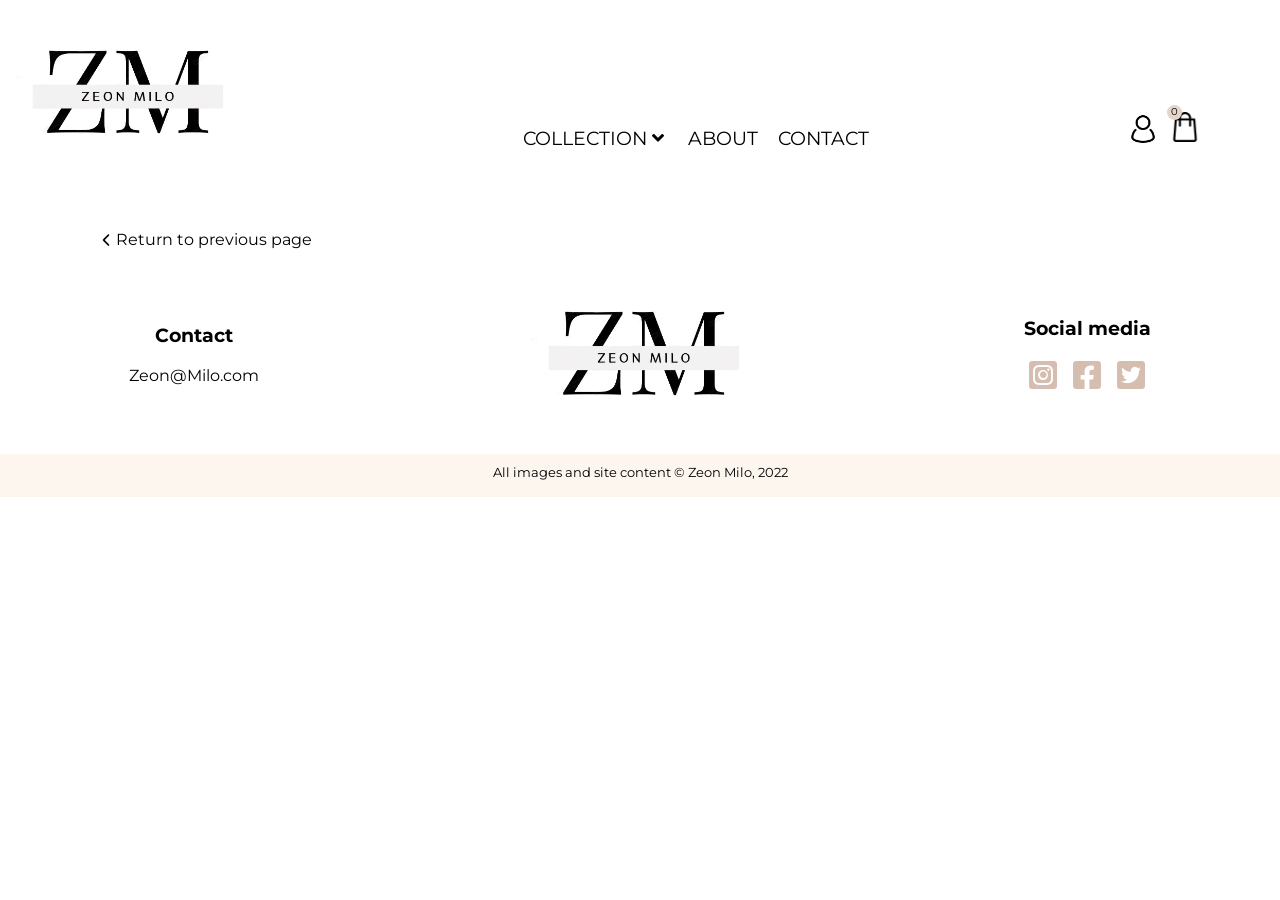
<file: productPage.html>
<!DOCTYPE html>
<html lang="en">
<head>
    <meta charset="UTF-8">
    <meta http-equiv="X-UA-Compatible" content="IE=edge">
    <meta name="viewport" content="width=device-width, initial-scale=1.0">
    
    
    <script type="module" src="./js/productPage.js" defer></script>
    
    <link rel="stylesheet" href="./css/common.css">
    <link rel="stylesheet" href="./css/productPage.css">

    <!-- Fonts -->
    <link rel="preconnect" href="https://fonts.googleapis.com">
    <link rel="preconnect" href="https://fonts.gstatic.com" crossorigin>
    <link href="https://fonts.googleapis.com/css2?family=Montserrat:wght@300&display=swap" rel="stylesheet">
    <link rel="stylesheet" href="https://cdnjs.cloudflare.com/ajax/libs/font-awesome/4.7.0/css/font-awesome.min.css">
    <link rel="stylesheet" href="https://use.fontawesome.com/releases/v5.15.4/css/all.css" integrity="sha384-DyZ88mC6Up2uqS4h/KRgHuoeGwBcD4Ng9SiP4dIRy0EXTlnuz47vAwmeGwVChigm" crossorigin="anonymous">
  

    <title>Zeon Milo</title>
</head>
<body>

    <header>
    <div class="loggedInUser none"></div>
        <nav class="containerHeader">
            <div class="hamburgerMenu">
                <span class="bar"></span>
                <span class="bar"></span>
                <span class="bar"></span>
            </div>
            <div class="logo">
                <li class="logoHeader"><a href="./index.html"><img src="/assets/icons/logoCropped.png" alt="zmLogo"></a></li>
            </div>
    
            <ul class="contactDiv">
                <li class="nav-item" id="menu">COLLECTION
                <i class="fas fa-angle-down"></i>
                    <ul id="dropdown">
                        <li><a class="nav-item" href="allProductsPage.html">All products</a></li>
                    </ul>
                </li>
                <li><a class="nav-item" href="./index.html">ABOUT</a></li>
                <li><a class="nav-item" href="#socialMedia">CONTACT</a></li>
            </ul>
    
            <div class="allIcons">
                <div class="qty"></div>
                    <div class="icons">
                        <li><a class="loginIcon" href="./login.html"><img src="/assets/icons/account.png" alt="account" id='accountIcon'></a></li>
                        <li><a href="./cartPage.html"><img src="/assets/icons/shop-bag.png" alt="cartIcon" id='cartIcon'></a></li>                    
                    
                    <div class="adminIcons none">
                        <li><a class="adminSetting" href="./myProfile.html"><img src="/assets/icons/admin.png" title="Admin settings" alt="adminIcon" id='adminIcon'></a></li>
                        <li><a class="myOrders" href="./myProfile.html"><img src="/assets/icons/orders.png" title="Orders" alt="orderIcon" id='orderIcon'></a></li>
                        <li><a class="logOut" href="./login.html"><img src="/assets/icons/logout.png" title="Log out" alt="logOutIcon" id='logOutIcon'></a></li>
                    </div>
                </div>
            </div>
        </nav>  
    </header>

    <main>
        
        <div class="returnButton">
            <div><img class="imgBackArrow" src="./assets/icons/left.png"></div>
            <div class="returnToPpage">Return to previous page</div>

        </div>
    </main>
       
    <footer>
            <div class="footerDiv">
                <div class="contactInfo hidden" id='contact'> 
                    <h3 class="some">Contact</h3><br>
                    <a class="contactIcon" href="mailto:ZM@gmail.com">Zeon@Milo.com</a>
                </div>
                <div class="logoFooter">
                    <a href="./index.html"><img src="/assets/icons/logoCropped.png" alt="logo"></a>
                </div>
                <div class="socialMedia" id="socialMedia"> 
                    <h3 class="some hidden">Social media</h3><br>
                    <a class="fab fa-instagram-square" target="_blank" href="https://www.instagram.com/"></a>
                    <a class="fab fa-facebook-square" target="_blank" href="https://www.facebook.com/"></a>
                    <a class="fab fa-twitter-square" target="_blank" href="https://twitter.com/?lang=sv"></a>
                </div> 
            </div>
                <div class="copy">
                    <sup>All images and site content &copy; Zeon Milo, 2022</sup>
                </div>
        </footer> 
    
</body>
</html>
</file>
<file: css/common.css>
*{
    box-sizing: border-box;
    margin: 0px;
    padding: 0px; 
}

:root {
    --color1: #EDEDE9;
    --color2: #D6CCC2;
    --color3: #F5EBE0;
    --color4: #E3D5CA;
    --color5: #D5BDAF;
    --primaryFont: 'Montserrat', sans-serif;
}

body {
    font-family: var(--primaryFont);
    color: black; 
}

header {
    position: relative;
    top: 0px;
    left: 0px;
    right: 0px;

    height: 130px;
    width: 100%;

    display: flex;
    flex-direction: column;
    background-color: white;
    justify-content: space-between;
}


.logoHeader img {
    max-width: 250px;
    padding-top: 25px;
}
 
.containerHeader {
    width: 100%; 
    display: flex;
    align-items: flex-end;
    justify-content: space-between;
}
 
#menu { 
    position: relative; 
    width: 150px;
    text-align: center;
    cursor: pointer;
    padding-right: 15px;
}


#dropdown {
    display: none;
    width: 100%;
    position: absolute;
    
}

#dropdown.active {
    display: block;
    background: rgb(253, 250, 250, 09);
    opacity: 0.9;
    font-weight: bold;
    width: 100%;
    
} 


.productContainerForDropdown {
    padding-top: 10px;
    padding-bottom: 10px;
    
}

.contactDiv {
    display: flex;
    align-items: center;
    justify-content: center;
    gap: 20px;
    font-size: larger;
}

.hamburgerMenu {
    display: none;
    cursor: pointer;       
}

.bar {
    display: block;
    width: 35px;
    height: 2px;
    margin: 7px auto;
    -webkit-transition: all 0.3s ease-in-out;
    transition: all 0.3s ease-in-out;
    background-color: black;
}

.icons {
    display: flex;
    flex-direction: row;
    justify-content: flex-end;
    width: 4em;
    margin-top: 70px;
    gap: 10px;
}

.allIcons {
    padding-right: 80px;
}

.fas {
    position: absolute;
    padding-left: 5px;
    padding-top: 2px;
}

ul, li {
    list-style: none;
    color: black;
    text-align: center;
}

li {
    padding-top: 10px;
    padding-bottom: 10px;
}

a {
    color: black; 
    text-decoration: none;
    transition: all 0.8s ease;
}

.loggedInUser {
    display: flex;
    position: absolute;
    right: 0px;
    top: 0px;
}

.loggedInUser p {
    padding-top: 2px;
    padding-right: 25px;

}
 
.adminIcons {
    display: flex;
    gap: 0px 10px;
}

#accountIcon {
    height: 34px;
    width: 34px; 
}

#cartIcon {
    height: 30px;
    width: 30px; 
}

 
#adminIcon {
    height: 34px;
    width: 34px; 
}

#orderIcon {
    height: 34px;
    width: 34px; 
}

#logOutIcon {
    height: 34px;
    width: 34px;
}

.qty {
    display: flex;
    position: absolute;
    justify-content: center;
    width: 15px;
    height: 15px;
    right:98px;
    top:105px;
    font-size: 10px;
    border-radius: 50%;
    background-color: #E3D5CA;
}

.qtyAdmin {
    right: 197px;
}

.qtyCustomer {
    right: 197px;
    top: 105px;
}

.footerDiv {
    display: flex;
    flex-direction: row; 
    justify-content: space-around; 
    align-items: center;
    height: 200px;  
}

.logoFooter img {
    max-width: 250px;
}

.fab {
    color: #D5BDAF;
    width: 40px; 
    text-align: center;
    font-size: 2em;
}

.some {
    text-align: center;
}

.copy {
    font-size: 16px;
    text-align: center;
    background-color: #fdf6ef;
    padding-top: 10px;
    padding-bottom: 10px;
}

.none {
    display: none;
}


@media screen and (max-width:1000px) {

    .logoHeader img {
        max-width: 200px;
        padding-left: 0px;
    }  

    #accountIcon {
        height: 26px;
        width: 26px;    
    }

    #cartIcon {
        height: 24px;
        width: 24px;    
    }

    #logOutIcon {
        height: 26px;
        width: 26px;
    }

    #adminIcon {
        height: 26px;
        width: 26px; 
    }

    #orderIcon {
        height: 26px;
        width: 26px;
    }

    .allIcons {
        padding-right: 40px;
    }

    .qty {
        right: 54px;
        top: 89px;
    }
    .qtyAdmin {
        right: 136px;
        top: 89px;
    }

    .qtyCustomer {
        right: 136px;
        top: 89px;
    }

    .loggedInUser p {
        font-size: 12px;
    }

}

@media screen and (max-width:800px) {
 
    .logoHeader img {
        max-width: 170px;
        padding-top: 0px;
        padding-left: 0px;
    }    

    header {
        justify-content: space-around;
    }

    #menu {
        text-align: start;
    }

    .hamburgerMenu {
        display: block;
        padding-left: 30px;
    }

    .hamburgerMenu.active .bar:nth-child(2) {
        opacity: 0;
    }
    .hamburgerMenu.active .bar:nth-child(1) {
        transform: translateY(10px) rotate(50deg)
    }
    .hamburgerMenu.active .bar:nth-child(3) {
        transform: translateY(-8px) rotate(-55deg);
    }

    .containerHeader {
        align-items: center;
    }

    #menu {
        background-color: white;
        
        font-weight: bold;
    }
    .contactDiv {
        position: absolute;
        left: -100%;
        top: 90px;
        flex-direction: column;
        align-items: flex-start;
        object-fit: contain;
        transition: 0.3s;
        display: block;
        background-color: white;

        font-weight: bold;
    }

    #dropdown.active {
        display: block;
        background-color: white;
        font-weight: bold;
    }

    .nav-item {        
        margin-top: 10px;
    }

    .contactDiv.active {
        left: 0;
    }

    .icons {
        margin-top: 0px;
    }
    
    .qty {
        right: 53px;
        top: 40px;
    }

    .qtyAdmin {
        right: 136px;
        top: 42px;
    }

    .qtyCustomer {
        right: 136px;
        top: 42px;
    }

    .logoFooter img {
        max-width: 150px;
        padding-left: 0px;
    }
    
    .contactInfo {
        display: none;
    }

    .socialMedia {
        display: flex; 
    }

    .some {
        display: none;
    }

    .footerDiv {
        height: 100px;
        justify-content: space-evenly;
    }

    .copy {
        padding-top: 7px;
        padding-bottom: 7px;
        font-size: 12px;
    }

    .loggedInUser p {
        font-size: 10px;
    }

}
 


@media screen and (max-width:600px) { 
    
    .logoHeader img {
        width: 170px;
    }        

    header {
        height: 130px;
    }

    .containerHeader {
        width: 100%;
    }

    #accountIcon {
        height: 23px;
        width: 23px;    
    }

    #cartIcon {
        height: 21px;
        width: 21px;    
    }

    #logOutIcon {
        height: 23px;
        width: 23px;
    }

    #adminIcon {
        height: 23px;
        width: 23px; 
    }

    #orderIcon {
        height: 23px;
        width: 23px;
    }

    .bar {
        width: 30px;
        height: 2px;
    }


    .hamburger.active .bar:nth-child(1) {
        transform: translateY(8px) rotate(45deg)
    }

    .hamburger.active .bar:nth-child(3) {
        transform: translateY(-8px) rotate(-45deg);
    }

    .logoFooter img {
        max-width: 120px;
        padding-left: 0px;
    }

    .fab {
        font-size: 1.5em;
        width: 30px;
    }

    .qty {
        right: 52px;
        top: 43px;
    }

    .qtyAdmin {
        right: 128px;
        top: 43px;
    }

    .qtyCustomer {
        right: 128px;
        top: 43px;
    }

}


@media screen and (max-width: 480px) { 

    .logoHeader img {
        max-width: 130px;
    }    

    .logoFooter img {
        max-width: 110px;
    }

    .allIcons {
        padding-right: 20px;
    }

    .hamburgerMenu {
        padding-left: 20px;
    }

    .qty {
        right: 32px;
        top: 43px;
    }

    .qtyAdmin {
        right: 108px;
        top: 43px;
    }

    .qtyCustomer {
        right: 108px;
        top: 43px;
    } 

    .adminsIcons {
        gap: 0px 5px; 

    }


}


@media screen and (max-width:380px) { 
    
    .logoHeader img {
        max-width: 90px;
    }        

    .logoFooter img {
        width: 110px;
    }

    .bar {
        width: 25px;
        height: 2px;
    }

    #cartIcon {
        height: 19px;
        width: 19px;    
    }

    #logOutIcon {
        height: 21px;
        width: 21px;
    }

    #adminIcon {
        height: 21px;
        width: 21px; 
    }

    #orderIcon {
        height: 21px;
        width: 21px;
    }

    .icons {
        margin-top: 0px;
        gap: 0px 6px;
    }

    .qtyAdmin {
        right: 97px;
        top: 43px;
    }

    .qtyCustomer {
        right: 97px;
        top: 43px;
    } 

    .adminsIcons {
        gap: 0px 5px; 

    }

}

@media screen and (max-width:280px) { 
    
    .adminIcons {
        gap: 0px 5px; 

    }

    .qtyAdmin {
        right: 88px;
    }

}
</file>
<file: css/startPage.css>
*{
  box-sizing: border-box;
  margin: 0px;
  padding: 0px; 
}

main {
  width: 100%;
  height: 100%;
  display: flex;
  justify-content: flex-start;
  align-items: center;
  flex-wrap: wrap;
}

.headerPicture {
  width: 100%;
	height: 400px;
  margin-top: 25px;
  margin-bottom: 40px;
}

.photo1 {
  background: url("../assets/womanStrongBianca2.jpg");
  background-position: top;
  width: 100%;
  height: 100%;
  margin-top: 20px;
  object-fit: cover;
  top: 40px;  
  margin-top: 40px;

}

.centered {
  position: absolute;
  display: flex;
  top: 94%;
  left: 50%;
  transform: translate(-50%, -50%);
  font-size: 20px;
  font-weight: bolder;
  color: white;
  background-color: black;
  padding: 7px 12px;
  opacity: 0.80;
  justify-content: center;
  align-items: center;
  width: 40%;
  margin: 0px !important;
}



.headerNews {
  display: inline-block;
  text-align: center;
  width: 100%;
  padding-top: 30px;
  background-color: #EDEDE9;
}

.imageDiv {
  display: block;
  width: 100%;
  overflow-y: auto;
  padding: 40px 40px;
  background-color: #EDEDE9;
  cursor: pointer;
  object-fit: contain;
}

.imageDiv::-webkit-scrollbar {
  display: none;
}

.imageSlider {
  display: block; 
  white-space: nowrap; 
}

.imageScroller {
  display: inline-block;
  padding-right: 40px;
}

.imageScroller img {
  width: 230px; 
  max-height: 280px;
  min-height: 280px;
  object-fit: cover;
}

.welcomeHeader {
  display: flex;
  flex-direction: column;
  width: 100%;
  justify-content: center;
  align-items: center;
  
  font-size: 20px;
  padding-top: 100px;
  padding-bottom: 100px;
}

.collectionHeader {
  display: flex;
  flex-direction: column;
  width: 100%;
  justify-content: center;
  align-items: center;
}

.collectionContainer {
  display: flex;
  flex-wrap: wrap;
  justify-content: center;

  width: 100%;
  margin-bottom: 100px;
}

#collectionImage {
  display: flex;
  justify-content: center;
  width: 40%;
  height: 100%; 
}

#imgCollection {
  object-fit: cover;
  width: 400px;
  height: 500px;
  box-shadow: 10px 10px 5px #aaaaaa;
}

#imgCollection:hover {
background-color: #3d4246;
opacity: 0.85; 

}

.imgContainer {
  position: relative;
  text-align: center;
  color: white;
  padding-top: 70px;
}


.collectionImage {
  width: 100%;
  height: 400px;
  object-fit: contain;
  margin: 5px;
}


.container {
  display: flex;
  justify-content: center;
  align-items: center;
  flex-direction: column;
  letter-spacing: 2.1px;
  padding-top: 25px;  
}

p {
  letter-spacing: 0px;
  padding-top: 25px;
}

form {
  padding: 20px;
  background-color: #f5ebe0;
}

.newsLetterContainer {
  display: flex;
  align-items: center;
  justify-content: center;
  padding: 25px;
}

.newsLetter {
  background-color: white;
}


input[type=text] {

  padding: 12px;
  margin: 8px 10px;
  display: inline-block;
  border: 1px solid #ccc;
  box-sizing: border-box;
}

input[type=submit] {
  font-size: 15px;
  padding: 12px;
  margin: 10px 0;
  display: inline-block;
  border: 1px solid #ccc;
  box-sizing: border-box;
  font-weight: bold;
  letter-spacing: 2.1px;
}

input[type=submit] {
  background-color: #d5bdaf; 
  color: white;
  border: none;
}

input[type=submit]:hover {
  opacity: 0.8;
  cursor: pointer;
}

#more {
  display: none;
}

.none {
  display: none;
}

.aboutContainer {
  display: flex;
  flex-direction: column;
  padding: 50px 100px; 

}

.textContainer {
  display: flex;
  flex-direction: row;
  justify-content: center;
  align-items: center;
  
}

.textContent {
  margin-left: 30px;
}
.about {
  display: flex;
  align-items: center;
  justify-content: center;
  letter-spacing: 2.1px;
  line-height: 1;
  padding-top: 30px;
  padding-bottom: 30px;
}

.textAbout {
  display: flex;
 
}

.textAbout {
  display: flex;
  flex-direction: row;
 

}

#dots {
  margin-left: 90px;
  display: inline;
}

#open {
  display: none;
}
#more {
  display: flex;
  flex-direction: row;
  align-items: center;
  justify-content: center;
  text-align: center;
  font-size: 14px;
  padding-left: 40px;
  padding-right: 40px;
}

.imageAbout {
  width: 60%;
  height: auto;
  max-height: 30em;
  object-fit: cover;
  border-radius: 100em;
  flex-wrap: nowrap;
  box-shadow: 11px 6px 5px #d5bdaf;
  
}

#readMoreMyBtn {
  align-items: center;
  appearance: none;
  background-color: #fff;
  border-radius: 24px;
  border-style: none;
  box-shadow: rgba(0, 0, 0, .2) 0 3px 5px -1px,rgba(0, 0, 0, .14) 0 6px 10px 0,rgba(0, 0, 0, .12) 0 1px 18px 0;
  box-sizing: border-box;
  color: #3c4043;
  cursor: pointer;

  display: flex;
  justify-content: center;

  fill: currentcolor;
  font-family: "Google Sans",Roboto,Arial,sans-serif;
  font-size: 14px;
  font-weight: 500;
  height: 40px;
  letter-spacing: .25px;
  line-height: normal;
  max-width: 100%;
  overflow: visible;
  
  padding: 0px 15px;
  position: relative;
  text-align: center;
  text-transform: none;
  transition: box-shadow 280ms cubic-bezier(.4, 0, .2, 1),opacity 15ms linear 30ms,transform 270ms cubic-bezier(0, 0, .2, 1) 0ms;
  user-select: none;
  -webkit-user-select: none;
  touch-action: manipulation;
  width: auto;
  will-change: transform,opacity;
  z-index: 0;
  margin-left: 50px;
}

@media screen and (max-width:1550px) {

.centered {
  width: 50%;
}
}

@media screen and (max-width:1150px) {

  
#imgCollection {
  object-fit: cover;
  width: 300px;
  height: 400px;
  }
}

@media screen and (max-width:1050px) {
 
  .photo1 {
    background-position: unset;
    background-size: cover;
  }

  .imageScroller img {
    width: 200px; 
    max-height: 250px;
    min-height: 250px;
  }
  .centered {
    font-size: 17px;
  }
  .textContainer {
    flex-direction: column;
  }
}

@media screen and (max-width:900px) {
  
  .qtyCustomer {
    right: 136px;
  }

  #imgCollection {
      object-fit: fill;
      width: 250px;
      height: 300px;
      }
      .centered {
        font-size: 13px;
      }
  }

  @media screen and (max-width:800px) {

    .welcomeHeader {
      padding-top: 70px;
    }
    
      .welcomeHeader h1 {
      font-size: 30px;
      padding-left: 20px;
      padding-right: 20px;
      text-align: center;
      }
     
      .collectionHeader h1, .headerNews h1, .about h1 {
        font-size: 25px;
      }
    
  
      .welcomeHeader {
        padding-top: 40px;
      }
    
    }

@media screen and (max-width:760px) { 
    .newsTitle {
    font-size: 20px;
  }
  .litleTitle {
    font-size: 15px;
  }
  .headerPicture, .photo1 {
    margin-top: 0px;
  }
}


@media screen and (max-width:700px) {
  
  .centered {
    width: 60%;
  }
  .collectionContainer {
    gap: 30px;
  }

}


@media screen and (max-width:660px) { 
  
  .newsTitle {
    font-size: 15px;
    flex-wrap: wrap;
    text-align: center;
  }
  .litleTitle {
    font-size: 10px;
    flex-wrap: wrap;
    text-align: center;
  }

  .imageScroller img {
    max-height: 230px;
    min-height: 230px;
  }


  .headerPicture, .photo1 {
    margin-top: 0px;
  }

  .qtyCustomer {
    right: 136px;

  }

  .welcomeHeader {
    padding-top: 40px;
  }

  .textContainer {
    display: flex;
    justify-content: center;
    padding-right: 30px;
    padding-left: 5px;
  }

}

@media screen and (max-width: 600px) { 
  .qtyCustomer {
    right: 128px;
  }
  .photo1 {
    background-position: right;
  }
  .centered {
    font-size: 11px;
    width: 70%;
  }

}


@media screen and (max-width: 540px) { 
 
  .textAbout {
    font-size: 10px;
  }
  .litleTitle {
    font-size: 10px;
  }

  .newsLetterContainer {
    flex-direction: column;
  }

  .imageScroller img { 
    max-height: 220px;
    min-height: 220px;
  }

  .headerPicture, .photo1 {
    margin-top: 0px;
  }
  
  #imgCollection {
    width: 200px;
    height: 250px;
    }
    .collectionContainer {
      gap: 15px;
    }

    .photo1 {
      background-position: right;
    }
}

@media screen and (max-width: 480px) { 

  .qtyCustomer {
    right: 109px;
  }

  .photo1 {
    background-position: right;
  }
  #imgCollection {
    width: 150px;
    height: 200px;
    }
    .centered {
      font-size: 9px;
  }
  .aboutContainer {
    padding-left: 1px;
    padding-right: 1px;
  }
}



@media screen and (max-width:380px) {
  
  .imageScroller img { 
    max-height: 200px;
    min-height: 200px;
  }
  #imgCollection {
    width: 110px;
    height: 160px;
    }
    .centered {
      font-size: 6px;
      width: 70%;
  }


  .logoHeader {
    max-width: 100px;
  }

  .icons {
    gap: 0px 5px; 
  }

  .photo1 {
    background-position: top;
  }

  .qtyCustomer {
    right: 100px;
  }
  
}

@media screen and (max-width:280px) { 
    
  .adminIcons {
      gap: 0px 5px; 

  }

  .qtyAdmin {
      right: 88px;
  }

  .qtyCustomer {
    right: 88px; 
  }

}
</file>
<file: css/allProductsPage.css>
.allproductsDiv {
display: flex;
flex-direction: row;
flex-wrap: wrap;
justify-content: center;
text-align: center;
}

.productTitle {
    padding-top: 40px;
    text-align: center;
    font-size: 20px;
}

.titleOfAllProducts {

    display: flex;
    width: 100%;
    justify-content: center;
    align-items: center;
    margin-top: 25px;
    font-size: 2em;
    padding-top: 60px;
    padding-bottom: 40px;
}



.productContainer {

    display: flex;
    flex-direction: column;
    margin: 40px;
    justify-content: center;
    align-items: center;
    cursor: pointer;
    width: 25%;
}

.collectionImage {
    width: 100%;
    height: 400px;
    object-fit: contain;
}

p {
    margin-top:10px;
}

@media only screen and (max-width: 950px) {
    .productTitle {
      font-size: 16px;
    }
    .avaliableUnits {
        font-size: 11px;
    }
    .productTitle {
        padding-top: 20px;
    }
    .collectionPageImage {
        height: 250px;
}
}

@media only screen and (max-width: 873px) {
    .titleOfAllProducts {
        padding-bottom: 0px;
    }
    .productContainer {
        height: 400px;
    }
}

@media only screen and (max-width: 741px) {
    .productContainer {
        height: 350px;
    }
}


@media only screen and (max-width: 650px) {
    .productTitle {
        padding-top: 8px;
        padding-top: 3px;
        font-size: 10px;
    }
    p {
        margin-top: 10px;
    }
    .collectionImage {
        width: 150px;
}

.titleOfAllProducts {
    font-size: 30px;
    padding-top: 40px;
    padding-bottom: 1px;
}
.productContainer {
    height: 300px;
}
}

@media only screen and (max-width: 370px) {
    .titleOfAllProducts {
        font-size: 25px;
        padding-top: 18px;
        padding-bottom: 20px;
    }
    .productContainer {
        height: 300px;
    }
}

@media only screen and (max-width: 319px) {
    .productContainer {
        height: 256px;
    }
    .productTitle {
        width: 150px;
        padding-top: 12px;
    }
    .collectionImage {
        height: auto;
    }
    .allproductsDiv {
        gap: 20px;
    }
}
</file>
<file: css/cartPage.css>
body {
    height: 100vh;
}

main {
    display: flex;
    flex-direction: row;
    justify-content: space-between;
    margin-top: 110px;
    min-height: 100vh;

}

.cartContainer {
    padding-left: 120px;
    padding-right: 50px;
}

.itemContainer {
    display: flex;
    width: 650px;
    border-bottom: 1px solid darkgray;
    margin-bottom: 20px;
    padding-bottom: 5px;
}

.cartItemImage {
    width: 100px;
    height: 100px;
    object-fit: contain;
}

.title {
    font-size: 13px;
}

.infoContainer {
    display: flex;
    flex-direction: column;
    justify-content: space-between;
    width: 380px;
    margin-left: 10px;
    overflow: hidden;
}



.priceContainer {
    display: flex;
    justify-content: flex-end;
    align-items: flex-end;
    gap: 50px;
}

.summaryContainer {
    height: 600px;
    gap: 30px;
    display: flex;
    flex-direction: column;
    justify-content: flex-start;
    align-items: flex-start;
    padding-right: 120px;
    padding-left: 50px;
    border-left: 1px solid rgb(183, 189, 194);
}

.radioButton {
    margin: 10px;
}

.newsButton {
    margin-top: 20px;
    margin-right:5px;
}

.totalAmount {
    font-weight: bold;
    font-size: large;

}

.totalpriceItem {
    font-weight: 600;
    padding-top: 5px;
    display:flex;
    justify-content: flex-end;

}

.ajustQty {
    display: flex;
    align-items: center;
    margin-top: 25px;                          
    gap: 15px;                                  
}

.removeProduct {
    width: 25px;
    height: 25px;
    margin-left: 20px;
    display: flex; 
    cursor: pointer;
}

.ajustBoxes {
    width: 40px;                                
    height: 40px;                                
    font-size: 20px;                              
    border-radius: 5px;
    background-color: white;
    border: 1px solid rgb(233, 232, 232);
    justify-content: center;
    align-items: center;
    display: flex;
    color: black;
    cursor: pointer; 
}

.ajustBoxes:hover {
    border: 2px solid rgb(233, 232, 232);   
}

.ajustBoxes:active {
    transform: scale(0.95);
}

.noClick {
    pointer-events: none;
    color: rgb(255, 255, 255);
    border: none;
    
}

.myTitle {
    margin-bottom: 50px;
}

 .addressContainer {
    margin-bottom: 60px;
 } 

input {
    width: 20px;
    height: 20px;
    border: 1px solid black;
}

.orderButton {
    align-items: center;
    appearance: none;
    background-color: #fff;
    border-radius: 24px;
    border-style: none;
    box-shadow: rgba(0, 0, 0, .2) 0 3px 5px -1px,rgba(0, 0, 0, .14) 0 6px 10px 0,rgba(0, 0, 0, .12) 0 1px 18px 0;
    box-sizing: border-box;
    color: #3c4043;
    cursor: pointer;
    display: inline-flex;
    fill: currentcolor;
    font-family: "Google Sans",Roboto,Arial,sans-serif;
    font-size: 14px;
    font-weight: 500;
    height: 48px;
    justify-content: center;
    letter-spacing: .25px;
    line-height: normal;
    max-width: 100%;
    overflow: visible;
    padding: 2px 24px;
    position: relative;
    text-align: center;
    text-transform: none;
    transition: box-shadow 280ms cubic-bezier(.4, 0, .2, 1),opacity 15ms linear 30ms,transform 270ms cubic-bezier(0, 0, .2, 1) 0ms;
    user-select: none;
    -webkit-user-select: none;
    touch-action: manipulation;
    width: auto;
    will-change: transform,opacity;
    z-index: 0;
    width: 140px;
    margin-top: 20px;
  }
  
  
  .orderButton:hover {
    background: #F6F9FE;
    color: #174ea6;
  }
  
  .orderButton:active {
    box-shadow: 0 4px 4px 0 rgb(60 64 67 / 30%), 0 8px 12px 6px rgb(60 64 67 / 15%);
    outline: none;
  }
  
  .orderButton:focus{
    outline: none;
    border: 2px solid #4285f4;
  }
  
  .orderButton:not(:disabled), .orderButton:not(:disabled) {
    box-shadow: rgba(60, 64, 67, .3) 0 1px 3px 0, rgba(60, 64, 67, .15) 0 4px 8px 3px;
  }
  
  .orderButton:not(:disabled):hover {
    box-shadow: rgba(60, 64, 67, .3) 0 2px 3px 0, rgba(60, 64, 67, .15) 0 6px 10px 4px;
  }
  
  .orderButton:not(:disabled):focus {
    box-shadow: rgba(60, 64, 67, .3) 0 1px 3px 0, rgba(60, 64, 67, .15) 0 4px 8px 3px;
  }
  
  .orderButton:not(:disabled):active {
    box-shadow: rgba(60, 64, 67, .3) 0 4px 4px 0, rgba(60, 64, 67, .15) 0 8px 12px 6px;
  }
  
  .orderButton:disabled {
    box-shadow: rgba(60, 64, 67, .3) 0 1px 3px 0, rgba(60, 64, 67, .15) 0 4px 8px 3px;
  }

  footer {
      position: relative;
      left: 0px;
      right: 0px;
      bottom: 0px;
  }

  .none {
    display: none;
}

@media screen and (max-width: 1350px) {

main {
    margin-top: 90px;
}

.cartContainer {
    padding-left: 90px;
}

.summaryContainer {
    padding-right: 90px;
}

.itemContainer {
    width: 610px;
}

.priceContainer {
    gap: 20px;
    min-width: 250px;
}

.addressContainer {
    margin-bottom: 40px;
}

}

@media screen and (max-width: 1200px) {

    main {
        margin-top: 80px;
    }
    
    .cartContainer {
        padding-left: 60px;
    }
    
    .summaryContainer {
        padding-right: 60px;
    }
    
    .priceContainer {
        gap: 10px;
    }
    
}

@media screen and (max-width: 1100px) {

main {
    flex-wrap: wrap;
    height: auto;
} 

.cartContainer {
    padding-left: 40px;
    padding-right: 40px;
    width: 100%;
    height: auto;
    margin-bottom: 50px;
}

.itemContainer {
    width: 80vw;
}

.infoContainer {
    min-width: 150px;
    overflow: hidden;
}

.priceContainer {
    min-width: 200px;
    width: 400px;
    justify-content: space-around;
}

.summaryContainer {
    margin-right: 40px;
    margin-top: 0px;
    width: 100%;
    min-width: 320px;
}

.checkOutContainer {
    display: flex;
    flex-direction: column;
    width: 100%;
    align-items: flex-end;
}

.totalAmount {
    margin: 20px;
}

.orderButton {
    margin: 20px;
}

.ajustBoxes {
    width: 30px;
    height: 30px;
}

    
    }

@media screen and (max-width: 600px) {

.infoContainer {
    min-width: 100px;
}
  
.checkOutContainer {
    align-items: center;
}

.orderButton {
    width: 90%;
}

}

@media screen and (max-width: 500px) {


    main {
        margin-top: 50px;
    }

    .ajustQty {
        gap: 7px;
    }

    .ajustBoxes {
        width: 25px;
        height: 25px;
    }

    .cartContainer {
        padding-left: 20px;
        padding-right: 20px;
    }

    .itemContainer {
        width: 320px;
    }

    .summaryContainer {
        padding-right: 20px;
        padding-left: 20px;
        margin-right:0px;
    }

    .priceContainer {
        min-width: 120px;
        
    }

    .totalpriceItem {
        padding-top: 5px;
    }
    
}

    @media screen and (max-width: 350px) {

        .itemContainer {
            width: auto;
        }

        .infoContainer {
            min-width: auto;
        }

        .summaryContainer {
            min-width: unset;
           
        }
    
    }

        @media screen and (max-width: 320px) {

        .cartItemImage{
            width: 70px;
            height: 70px;
        }

        .ajustQty p {
            font-size: 12px;
        }
                
    }

        @media screen and (max-width: 300px) {

        .cartItemImage{
            width: 60px;
            height: 60px;
        }
    
        .ajustQty p {
            font-size: 12px;
        }
                        
    }
</file>
<file: css/collectionPage.css>
.bigProductBox {
display: flex;
flex-direction: row;
flex-wrap: wrap;
justify-content: center;
text-align: center;
padding-bottom: 10%;
}

.collectionPageTitle {
    padding-top: 40px;
    text-align: center;
    font-size: 20px;
}

.categoryContainer {

    font-size: 1em; 
}


h2 {
    display: flex;
    width: 100%;
    justify-content: center;
    align-items: center;
    margin-top: 25px;
    font-size: 2.5em;
    padding-top: 60px;
    padding-bottom: 15px;
    text-align: center;
}


.productContainer {

    display: flex;
    flex-direction: column;
    margin: 40px;
    justify-content: center;
    align-items: center;
    cursor: pointer;
    width: 25%;
}

.collectionPageImage {
    width: 100%;
    height: 400px;
    object-fit: contain;
}

p {
    margin-top:10px;
}

@media only screen and (max-width: 950px) {
    .collectionPageTitle {
      font-size: 16px;
    }
    .avaliableUnits {
        font-size: 11px;
    }
    
    .collectionPageImage {
        height: 250px;
}
}

@media only screen and (max-width: 873px) {
    .categoryContainer {
        padding-bottom: 0px;
    }
}


@media only screen and (max-width: 650px) {
    .collectionPageTitle {
        padding-top: 3px;
        font-size: 10px;
    }
    p {
        margin-top: 10px;
    }
    .collectionPageImage {
        width: 150px;
}
.categoryContainer {
    
    padding-top: 40px;
    padding-bottom: 1px;
}

}

@media only screen and (max-width: 370px) {
    h2 {
        padding-bottom: 10px;
    }
    .categoryContainer {
        font-size: 18px;
        padding-top: 18px;
        padding-bottom: 20px;
    }
    .categoryContainer {
        font-size: 15px;
        
    }
    .productContainer {
        height: 310px;
    }
}

@media only screen and (max-width: 319px) {
    .productContainer {
        height: 223px;
    }
   
    .collectionPageTitle {
        width: 150px;
        padding-bottom: 8px;
        margin-top: 10px;
    }
    .titleOfAllProducts {
        padding-top: 20px;
        padding-bottom: 30px;
    }
    .productContainer {
        height: 300px;
    }
    .collectionPageImage {
        width: 200px;
}
    .categoryContainer {
        padding-bottom: 30px;
    }
    .bigProductBox {
        gap: 20px;
    }
}
</file>
<file: css/logIn.css>
.flex {
    display: flex;
}

.white {
    color: white;
}

main {
    height: 100%;
    display: flex;
    flex-direction: column;
    justify-content: center;
    align-items: center;
    flex-wrap: wrap;
}

.hidden {
    display: none;
}

.logOut {
    text-decoration: none;
    font-size: 20px;
    margin-right: 5px;
}

.welcome {
    margin-top: 100px;
}

.accountContainer {
    display: flex;
    justify-content: center;
    align-items: flex-start;
    text-align: center;
    margin-top: 100px;
    margin-bottom: 100px;

    border-radius: 5px;
    box-shadow: 0px 0px 1px 2px #e2e1e1;
}

.h1 {
    font-size: 30px;
    padding-bottom: 20px;
}

.formDiv {
    width: 100%;
    background-color: white;
    padding: 70px;
    text-align: center;
}

.containerForms {
    display: flex;
    justify-content: center;
    align-items: flex-start;
    column-gap: 40px;
    flex-grow: 1;
}

.registerBlock{
    flex-grow: 1;
}

.registerBlockPassword {
    flex-grow: 1;
}

.registerBlockContact {
    flex-grow: 1;
}

.inputGroup input {
    display: flex;
    justify-content: center;
    align-items: center;
    width: 100%;
    margin-top: 20px;
    margin-bottom: 20px;
    padding: 12px;
    border: none;
    border-bottom: 1.5px solid rgb(95, 95, 95);
    transition: 0.2s border-color 0.2s;
    outline: none;
    margin-left: 0px;
    margin-right: 0px;
}

.button {
    width: 80%;
    margin-top: 25px;
    padding: 10px;
    box-sizing: border-box;
    border-radius: 5px;
    outline: none;
    border: 1px solid #dddddd;
    outline: none;
    background: rgb(14, 193, 174);
    transition: 0.2s border-color 0.2s;
    cursor: pointer;
    color: white;
    font-weight: bold;
}

.buttonCA {
    width: 80%;
    margin-top: 15px;
    padding: 10px;
    box-sizing: border-box;
    border-radius: 5px;
    outline: none;
    border: 1px solid #dddddd;
    outline: none;
    background: rgb(14, 193, 174);
    transition: 0.2s border-color 0.2s;
    cursor: pointer;
    color: white;
    font-weight: bold;
}

.buttonCA:hover {
    background-color: rgb(41, 146, 136);
}

.button:hover {
    background-color: rgb(41, 146, 136);
}

.noAccountLink {
    color: black;
    cursor: pointer;
}

.noAccountLink:hover {
    color: blue;
}

a:link {
    text-decoration: none;
}

.formText {
    font-size: 14px;
    padding-top: 20px;
}

.connectRegisterBlocks {
    display: flex;
    flex-direction: row;
    flex-grow: 1;
    column-gap: 40px;
    row-gap: 11px;
}


@media screen and (max-width: 980px){

      .connectRegisterBlocks {
          row-gap: 11px;
          width: 50%;
      }
      
      .connectRegisterBlocks {
          flex-grow: 1;
      }
      
      .registerBlockContact {
          flex-grow: 1;
      }

      .connectRegisterBlocks {
          flex-grow: 1;
          flex-wrap: column;
          flex-wrap: wrap;
      }
      .registerBlockPassword {
          flex-grow: 1;
      }

      .registerBlock{
          width: 50%;
      }
      
    .formDiv {
        padding: 20px;
    }

    .accountContainer {
        margin-top: 50px;
        margin-bottom: 70px;
    
        border-radius: 5px;
        box-shadow: none;

    }
  }

  
  @media screen and (max-width: 800px) {

  .accountContainer {
    margin-top: 30px;
    margin-bottom: 70px;

  }

}


@media screen and (max-width: 600px) {

    .accountContainer {
        margin-top: 20px;
        margin-bottom: 70px;
    }

    .form {
        width: 100%;
        height: 100%;
    }

    .container {
        width: 100%;
        height: 100%;
    }

    main {
        background-color: white;
    }
    .containerForms {
        flex-wrap: wrap;
    }
}

  
@media screen and (max-width: 480px) {

    .accountContainer {
      margin-top: 10px;
      margin-bottom: 70px;
  
    }
  
  }
</file>
<file: css/myProfile.css>
main {
  height: 100vh;
  min-height: 80vh;
} 

h1 {
  margin-bottom: 20px;
  margin-left: 50px;
  margin-top: 100px;
}

h2 {
  margin-bottom: 30px;
}

main {
  width: 100%;
  height: 100%;
}

.updateQty, .modifyCategory, .overviewOrders, .overviewCustomerOrders, .createNewsletter, .subscribers, .addDeleteProduct, .orderDetail, .orderDetailsCustomer {
    padding: 40px;
    margin-left: 40px;
    margin-right: 40px;
    margin-top: 20px;
    margin-bottom: 20px;
    background-color: #eee8e3;
    border-radius: 10px;
    height: auto;

}

.filter {
  font-size: 12px;
    height: 20px;
    margin: 2px;
    align-items: center;
    justify-content: flex-end;
    margin-bottom: 35px;
}

.filterBtn {
  font-size: 12px; 
  height: 20px;
  margin: 2px;
  width: 100px;
}


h3 {
  margin-bottom: 8px;
  text-decoration: solid;
  margin-top: 14px;
  font-size: 20px;
}
.createNewsletter { 
  width: 100%;
  margin: 0px;

}

.containerForOrders, .row {
  display: flex;
  flex-direction: row;
  flex-basis: 0;
  justify-content: space-between;
  height: 24px;
}


.leftBox {
  display: flex;
  flex-direction: column;
  justify-content: space-evenly;
  margin-top: 10px;
  margin-bottom: 20px;
  line-height: 1.6;
  word-wrap: break-word;
  
}


.rightBox {
  display: flex;
  width: 80vw;
  line-height: 1.8;
}

.sendOrderButton {
  margin-left: 20px;
}

.courrierBox, .productBox {
  margin-top: 10px;
  margin-bottom: 10px;
}

 
.overviewOrders {
   display: flex;
    flex-direction: column;
    width: 100%;  
    background-color: #eee8e3;
    border-radius: 10px;
    height: auto;

}


.orderHeader {
  font-size: 14px;
  font-weight: bold;
  text-align: center;
}

.o0, .o1{
  flex-grow: 1;
  flex-basis: 0;
}

.o2, .o3, .o4 {
  flex-grow: 3;
  flex-basis: 0;
}

.c0, .c1 {
  flex-grow: 1;
  flex-basis: 0;
}

.c3, .c4, .c2 {
  flex-grow: 3;
  flex-basis: 0;
}

.cell {
  font-size: 12px;
  text-align: center;
}


.orderButton {
  font-size: 12px; 
  height: 20px !important;
  margin: 2px !important;
  width: 100px;
}

.o5 {
  width: 100px;
}

 .updateQty, .modifyCategory, .createNewsletter {
    width: 80%;
  }


.specificOrder {
  height: 500px;
  width: 500px;
  background-color: black;
}

.product, .orders, .newsletter {
  display: flex;
  flex-wrap: wrap;
  justify-content: center;
  border-bottom: 1px solid #eee8e3;
  padding-bottom: 20px;
}

.newsletter {
  width: 80%;
}

.overviewProduct, .overview {
    display: flex;
    margin-top: 8px;
    gap: 10px;
    padding: 15px;
}

.updateQty {
  margin-bottom: 60px;
}



.pImage {
    width: 60px;
    height: 60px;
    object-fit: contain;
}
.updateQty, .modifyCategory, .createNewsletter {
  width: 80%;
}
.addCategoryButton, .addProductButton, .deleteProductButton {
  margin-bottom: 15px;
}

button, .orderButton, #sendNews {
    align-items: center;
    appearance: none;
    background-color: #fff;
    border-radius: 24px;
    border-style: none;
    box-shadow: rgba(0, 0, 0, .2) 0 3px 5px -1px,rgba(0, 0, 0, .14) 0 6px 10px 0,rgba(0, 0, 0, .12) 0 1px 18px 0;
    box-sizing: border-box;
    color: #3c4043;
    cursor: pointer;
    display: inline-flex;
    fill: currentcolor;
    font-family: "Google Sans",Roboto,Arial,sans-serif;
    font-size: 14px;
    font-weight: 500;
    height: 40px;
    justify-content: center;
    letter-spacing: .25px;
    line-height: normal;
    max-width: 100%;
    overflow: visible;
    padding: 2px 24px;
    position: relative;
    text-align: center;
    text-transform: none;
    transition: box-shadow 280ms cubic-bezier(.4, 0, .2, 1),opacity 15ms linear 30ms,transform 270ms cubic-bezier(0, 0, .2, 1) 0ms;
    user-select: none;
    -webkit-user-select: none;
    touch-action: manipulation;
    width: auto;
    will-change: transform,opacity;
    z-index: 0;
    width: auto;
    margin-top: 20px;
  }
  
  
  button:hover, #sendNews:hover {
    background: #F6F9FE;
    color: #174ea6;
  }
  
  button:active, #sendNews:active {
    box-shadow: 0 4px 4px 0 rgb(60 64 67 / 30%), 0 8px 12px 6px rgb(60 64 67 / 15%);
    outline: none;
  }
  
  button:focus, #sendNews:focus {
    outline: none;
    border: 2px solid #4285f4;
  }
  
  button:not(:disabled), button:not(:disabled), #sendNews:not(:disabled) {
    box-shadow: rgba(60, 64, 67, .3) 0 1px 3px 0, rgba(60, 64, 67, .15) 0 4px 8px 3px;
  }
  
  button:not(:disabled):hover, #sendNews:not(:disabled):hover {
    box-shadow: rgba(60, 64, 67, .3) 0 2px 3px 0, rgba(60, 64, 67, .15) 0 6px 10px 4px;
  }
  
  button:not(:disabled):focus, #sendNews:not(:disabled):focus  {
    box-shadow: rgba(60, 64, 67, .3) 0 1px 3px 0, rgba(60, 64, 67, .15) 0 4px 8px 3px;
  }
  
  button:not(:disabled):active, #sendNews:not(:disabled):active  {
    box-shadow: rgba(60, 64, 67, .3) 0 4px 4px 0, rgba(60, 64, 67, .15) 0 8px 12px 6px;
  }
  
  button:disabled, #sendNews:disabled {
    box-shadow: rgba(60, 64, 67, .3) 0 1px 3px 0, rgba(60, 64, 67, .15) 0 4px 8px 3px;
  }


  input {
    justify-content: center;
    align-items: center;
    width: 100px;
    margin-top: 15px;
    margin-bottom: 20px;
    padding: 12px;
    border: none;
    border-bottom: 1.5px solid rgb(95, 95, 95);
    transition: 0.2s border-color 0.2s;
    outline: none;
    margin-left: 0px;
    margin-right: 20px;
    border-radius: 5px;
}


.toggle, .toggle2, .toggle3, .toggle4, .toggle5, .toggle6 {
  font-size: 20px;
  cursor: pointer;
}

.updateProduct, .addQtyProduct, .deleteQtyProduct, .replaceCategory, .addCategory, .deleteCategory {
  cursor: pointer;
  max-height: 0px;
  overflow: hidden;
  transition: max-width 1s ease-in-out;
  margin-bottom: 10px;
}


.menu {
  max-height: 1000px;
  transition: max-width 1s ease-in-out;
}

.newsAndSub{
  display: flex; 
  flex-direction: row; 
  justify-content: space-around; 
}

.newsletterAndSubscriber {
  display: flex; 
  flex-wrap: wrap;
  flex-direction: column;
  width: 100%;
  justify-content: center;
  align-content: center;
  align-items: center;
}


.createNewsletter form {
  width: 100%;
}

#title {
  width: 40%;
}

#content {
  display: inline-block;
  vertical-align: top;
  width: 100%;
  
}

.subScriberContainer {
  display: flex;
  flex-direction: column;
  justify-content: center;
  width: 65%;
}
.subscribers {
  display:flex; 
  margin: 5px;
  justify-content: center;
  gap: 30px;
}

.firstNameSub, .emailSub {
  display: flex;
  padding: 0, 10px;
  margin-top: 10px;
  margin-left: 0px;
  margin-right: 20px;
  margin-bottom: 20px;
}


.row {
  border-bottom: 1px solid rgba(0, 0, 0, 0.137);
  margin-top: 8px;
}


.content {
  height: 150px;
  width: 150px; 
  margin: 2px; 
}

.none {
  display: none;
}

select {
padding: 5px;
border-radius: 5px;
margin-left: 5px;
border: unset;
}  

option {
  padding: 5px;
  border-radius: 5px;
  border: unset;
  }  

  .orderContainer {
    margin-top: 20px;
  }

  .filter {
    display: flex;
    gap: 10px;
  }

@media only screen and (max-width: 1124px) {
  .orderButton {
    font-size: 11px;
  }
  .cell {
    font-size: 10px;
  }
  .orderHeader {
    font-size: 12px;
  }
}

@media only screen and (max-width: 790px) {
  
 

  .overviewCustomerOrders, .overviewOrders, .updateQty, .modifyCategory, .subscribers, .orderDetailsCustomer, .orderDetail {
    margin: 0px;
    padding: 15px;    
  }
  
  .updateQty, .modifyCategory, .createNewsletter {
    width: 80%;
  }
  
  .product {
    justify-content: center;
  }

  h1 {
    margin-top: 50px;
  }

  .subscribers {
    justify-content: center;
    flex-direction: row;
   
  }

  h1 { margin-left: 0px;
  
    text-align: center;
  }

  .modifyCategory, .orderDetailsCustomer, .orderDetail {
    margin-top: 10px;
  }

  
  .orderHeader {
    font-size: 8px;
  }
  .orderButton {
    width: 50px;
    font-size: 8px;
  }

 
.o5 {
  width: 40px;
}
.filterBtn {
  width: 70px;
  font-size: 10px;
}
.filter {
  font-size: 11px;
  gap: 5px;
  }
}

@media only screen and (max-width: 540px) {
.orderDetails {
  font-size: 12px;
}
.courrierBox {
  font-size: 12px;
}
.productBox {
  font-size: 12px;
}
h3 {
  font-size: 14px;
}

  .orderButton {
    width: 15px !important;
    padding: 2px 15px !important;
    font-size: 6px !important;
  }
  .cell {
    font-size: 8px;
  }
  .orderHeader {
    font-size: 8px;
  }

  .newsletter {
    width: 100%;
  }
  .filter {
    font-size: 10px;
    gap: 2px;
    margin-bottom: 15px;
    }
    .overviewOrders {
      padding: 20px;
    }
    .modifyCategory {
      font-size: 13px;
    }
    .updateQty {
      font-size: 13px;
    }

    .toggle, .toggle2, .toggle3, .toggle4, .toggle5, .toggle6 {
      font-size: 16px;
    }

    .subScriberContainer {
      width: 90%;
    }
}

@media only screen and (max-width: 460px) {
  .filterBtn {
    width: 40px;
    font-size: 6px;
    height: 20px !important;
  }
  .cell {
    font-size: 8px;
  }
  .orderHeader {
    font-size: 8px;
  }
  .filter { 
    font-size: 9px;
  }
  .getProductButton {
    width: 90px;
    font-size: 10px;
    padding: 2px;
  }
  .productId {
    width: 70px;
    font-size: 10px;
    padding: 2px;
    height: 40px;
  }

  
  .getProductWithCategoryButton {
    width: 80px !important;
    font-size: 10px;
    padding: 2px;
  }

  .getId {
    width: 70px;
    font-size: 10px;
    padding: 2px;
    height: 40px;
  }

  .emailSub, .firstNameSub {
    font-size: 12px;
  }

  #title{
    width: 70%;
  }

  .updateProductButton, .addQtyProductButton, .deleteQtyProductButton, .replaceCategoryButton, .addCategoryButton, .deleteCategoryButton {

    font-size: 13px;
    margin-top: 20px;
    margin-bottom: 20px;

  }

  select {
    margin-top: 10px;
  }
 
  
}

@media only screen and (max-width: 400px) {
  .overviewOrders {
    margin-left: 2px;
    margin-right: 2px;
    width: 100%;
    margin: 5px;
    padding: 0;
    padding: 3px;
  }
  
  .emailSub, .firstNameSub {
    font-size: 9px;
  }

  #subscriberFirstname, #subscriberEmail {
    font-size: 16px;
  }
  .firstNameSub, .emailSub {
    display: flex;
    margin-top: 20px;
    margin-right: 30px;
  }
}
 
  @media only screen and (max-width: 330px) {
  .updateQty {
    padding: 10px;
  }
  .modifyCategory {
    padding: 10px;
  }

  .emailSub, .firstNameSub {
    font-size: 7px;
  }
}

@media only screen and (max-width: 300px) {
.toggle, .toggle2, .toggle3, .toggle4, .toggle5, .toggle6 {
  font-size: 14px;
}
.filter {
  font-size: 7px;
} 

.subscribers {
  gap: 10px; 
}

}
</file>
<file: css/productPage.css>
main {
  width: 100%;
  height: 100%;
  display: flex;
  justify-content: flex-start;
  align-items: center;
  flex-wrap: wrap;
}

body {
  min-height: 100%;
}

.returnToPage {
  cursor: pointer;
}

.returnButton {
  padding-top: 100px;
  display: flex;
  flex-direction: row;
  padding-left: 1em;
  margin-left: 80px;
}

.productCont {
  padding-left: 1em;
  display: flex;
  height: auto;
  width: 80%;
  flex-direction: row;
  justify-content: center;
  margin-left: 8%;
  padding-bottom: 40px;
}

.leftDiv {
  width: 50%;
  display: flex;
  flex-direction: column;
  object-fit: contain;
  
}

.productImage {
    padding-top: 1em; 
    margin-top: 20px;
    margin-right: 2em;
    object-fit: scale-down; 
    height: 100%;
}


.productInfo {
    padding-top: 3em;
    margin-top: 3em;
    display: flex;
    flex-direction: column;
    margin-bottom:4em;
}

.textCont {
  line-height: 2;
}

.priceCont {
  line-height: 5;
  font-weight: 600;
}


.addToCart, .cartButton {
  align-items: center;
  appearance: none;
  background-color: #fff;
  border-radius: 24px;
  border-style: none;
  box-shadow: rgba(0, 0, 0, .2) 0 3px 5px -1px,rgba(0, 0, 0, .14) 0 6px 10px 0,rgba(0, 0, 0, .12) 0 1px 18px 0;
  box-sizing: border-box;
  color: #3c4043;
  cursor: pointer;
  display: inline-flex;
  fill: currentcolor;
  font-family: "Google Sans",Roboto,Arial,sans-serif;
  font-size: 14px;
  font-weight: 500;
  height: 48px;
  justify-content: center;
  letter-spacing: .25px;
  line-height: normal;
  max-width: 100%;
  overflow: visible;
  padding: 2px 24px;
  position: relative;
  text-align: center;
  text-transform: none;
  transition: box-shadow 280ms cubic-bezier(.4, 0, .2, 1),opacity 15ms linear 30ms,transform 270ms cubic-bezier(0, 0, .2, 1) 0ms;
  user-select: none;
  -webkit-user-select: none;
  touch-action: manipulation;
  width: auto;
  will-change: transform,opacity;
  z-index: 0;
  width: 80px;

}

.imgBackArrow {
  height: 20px;
  width: 20px;
}

.divForCart {
  display: flex;
  width: 88%;
  justify-content: flex-end;
  margin-top: 40px;
  gap: 21px;

}

.cartButton {
  
    margin-left: 20px;
    width: 130px;
    margin: 0px;
}


.spaceDiv{
  width: 50px
}

.addToCart:hover, .cartButton:hover {
  background: #F6F9FE;
  color: #174ea6;
}

.addToCart:active, .cartButton:active {
  box-shadow: 0 4px 4px 0 rgb(60 64 67 / 30%), 0 8px 12px 6px rgb(60 64 67 / 15%);
  outline: none;
}

.addToCart:focus, .cartButton:focus {
  outline: none;
  border: 2px solid #4285f4;
}

.addToCart:not(:disabled), .cartButton.addToCart:not(:disabled) {
  box-shadow: rgba(60, 64, 67, .3) 0 1px 3px 0, rgba(60, 64, 67, .15) 0 4px 8px 3px;
}

.addToCart:not(:disabled):hover, .cartButton:not(:disabled):hover {
  box-shadow: rgba(60, 64, 67, .3) 0 2px 3px 0, rgba(60, 64, 67, .15) 0 6px 10px 4px;
}

.addToCart:not(:disabled):focus, .cartButton:not(:disabled):focus {
  box-shadow: rgba(60, 64, 67, .3) 0 1px 3px 0, rgba(60, 64, 67, .15) 0 4px 8px 3px;
}

.addToCart:not(:disabled):active, .cartButton:not(:disabled):active {
  box-shadow: rgba(60, 64, 67, .3) 0 4px 4px 0, rgba(60, 64, 67, .15) 0 8px 12px 6px;
}

.addToCart:disabled, .cartButton:not(:disabled):active {
  box-shadow: rgba(60, 64, 67, .3) 0 1px 3px 0, rgba(60, 64, 67, .15) 0 4px 8px 3px;
}


.noClick {
  pointer-events: none;
  color: lightblue;
}

.noClick:hover {
  background: unset;
  color: unset;
}


@media only screen and (max-width: 1180px) {
  .returnButton {
    margin-left: 20px;
  }
  .divForCart {
    margin-top: 0px !important;
  }
}

@media only screen and (max-width: 950px) {
  
  .textCont {
      font-size: 14px;
  }
  .productInfo {
      padding-top: 3em;
  }
  .productImage {
      display: flex;
      height: 350px;
}
}

@media only screen and (max-width: 800px) {
  .returnButton {
    padding-top: 70px;
  }

}

@media only screen and (max-width: 700px) {
  .productCont {
    flex-wrap: wrap;
  }
  .productImage {
    width: 100%;
    height: unset;
  
  }
  .leftDiv {
    width: 50vw;
  }
}

@media only screen and (max-width: 600px) {
  .returnButton {
    padding-top: 40px;
  }
}



@media only screen and (max-width: 370px) {
  .main {
      display:flex;
      font-size: 10px;
      padding-top: 18px;
      padding-bottom: 20px;
      flex-direction: column;
     
  }
  .productInfo {
      display: flex;
      font-size: smaller;
      padding-top: 18px;
  }
  .returnButton {
    padding-top: 30px;
  }
}

@media only screen and (max-width: 315px) {
 
  
  .productCont {
      
      flex-direction: row;
      flex-wrap: wrap;
  }
  .productInfo {
      width: 150px;
      font-size: 10px;
      padding-top: 18px;
  }

  .productImage {
    width: 150px;
  }
  p {
    margin-top: 2px;
    font-size: smaller;
} 

.divForCart {
   display:flex; 
   flex-direction: column;
   justify-content: center;
   align-items: center;
  }
  .priceCont {
    justify-content: center;
    align-items: center;
    font-size: 16px;
  }
}
</file>
